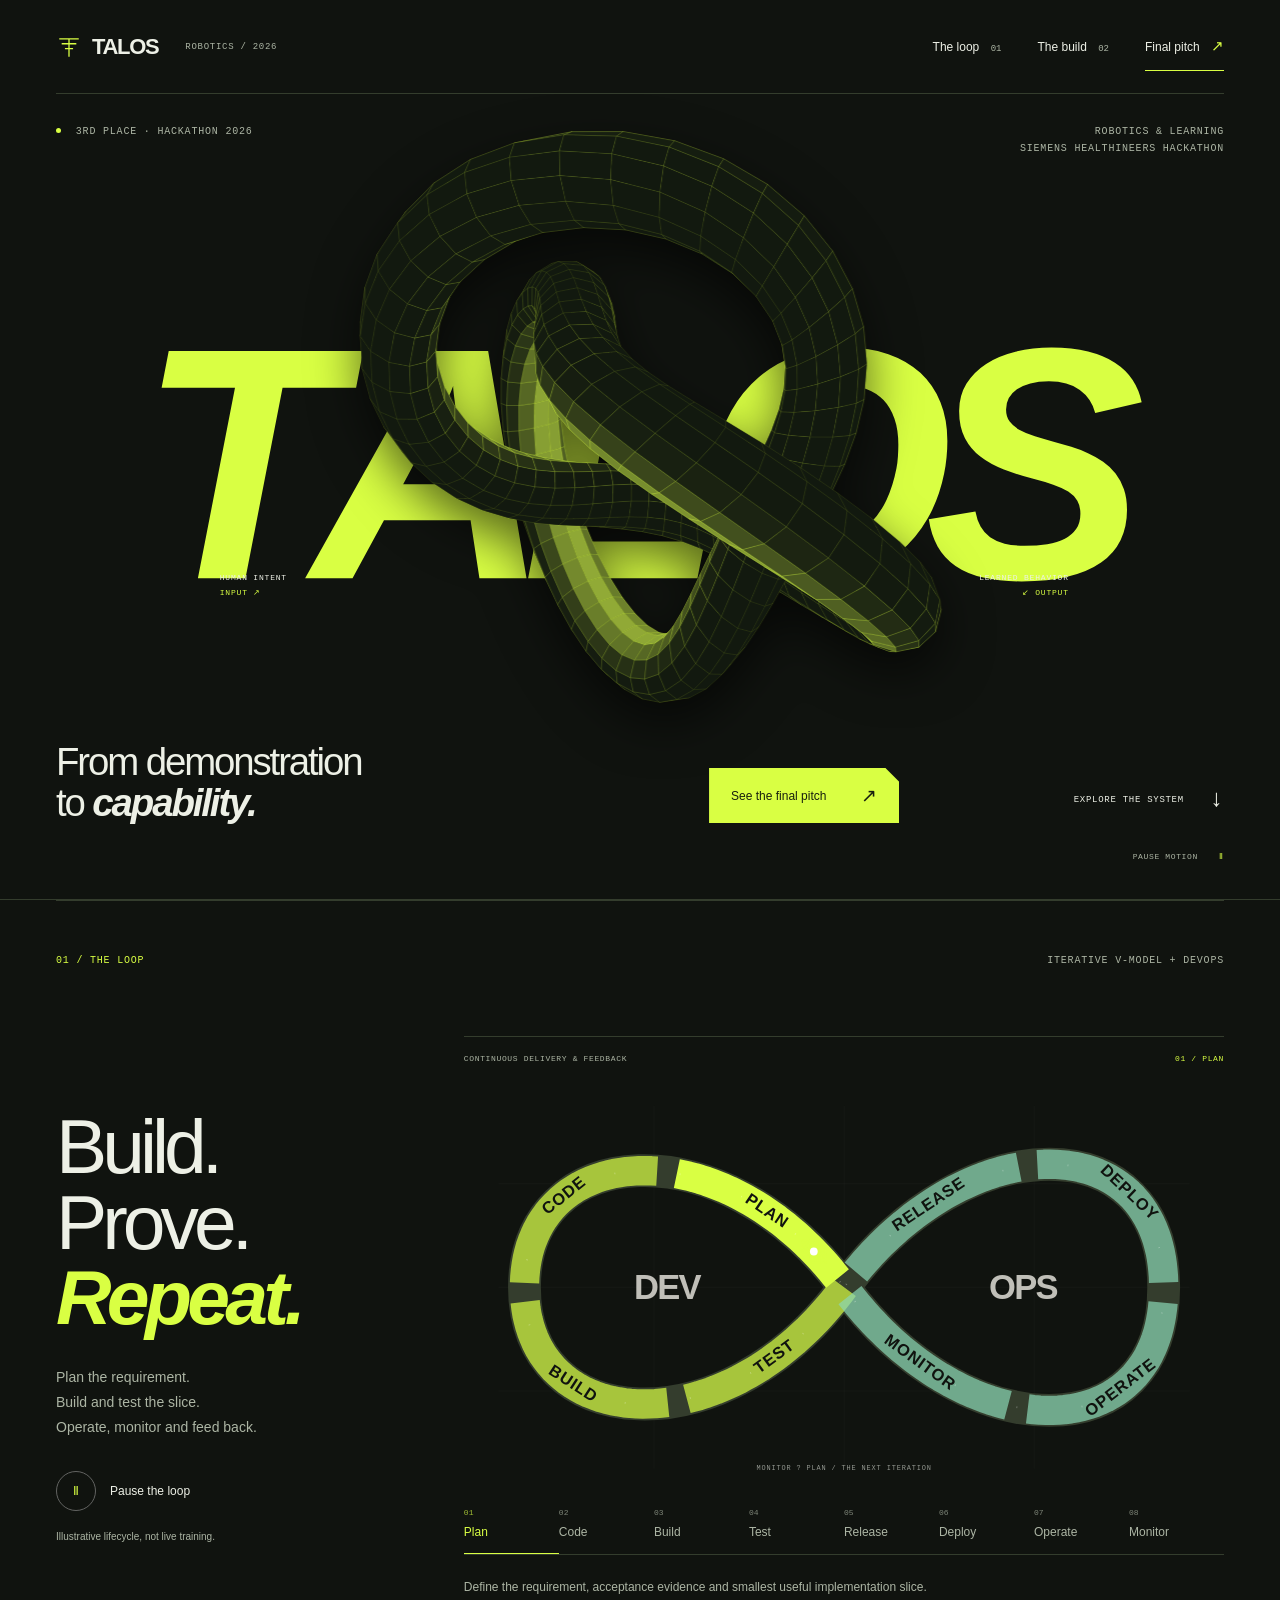
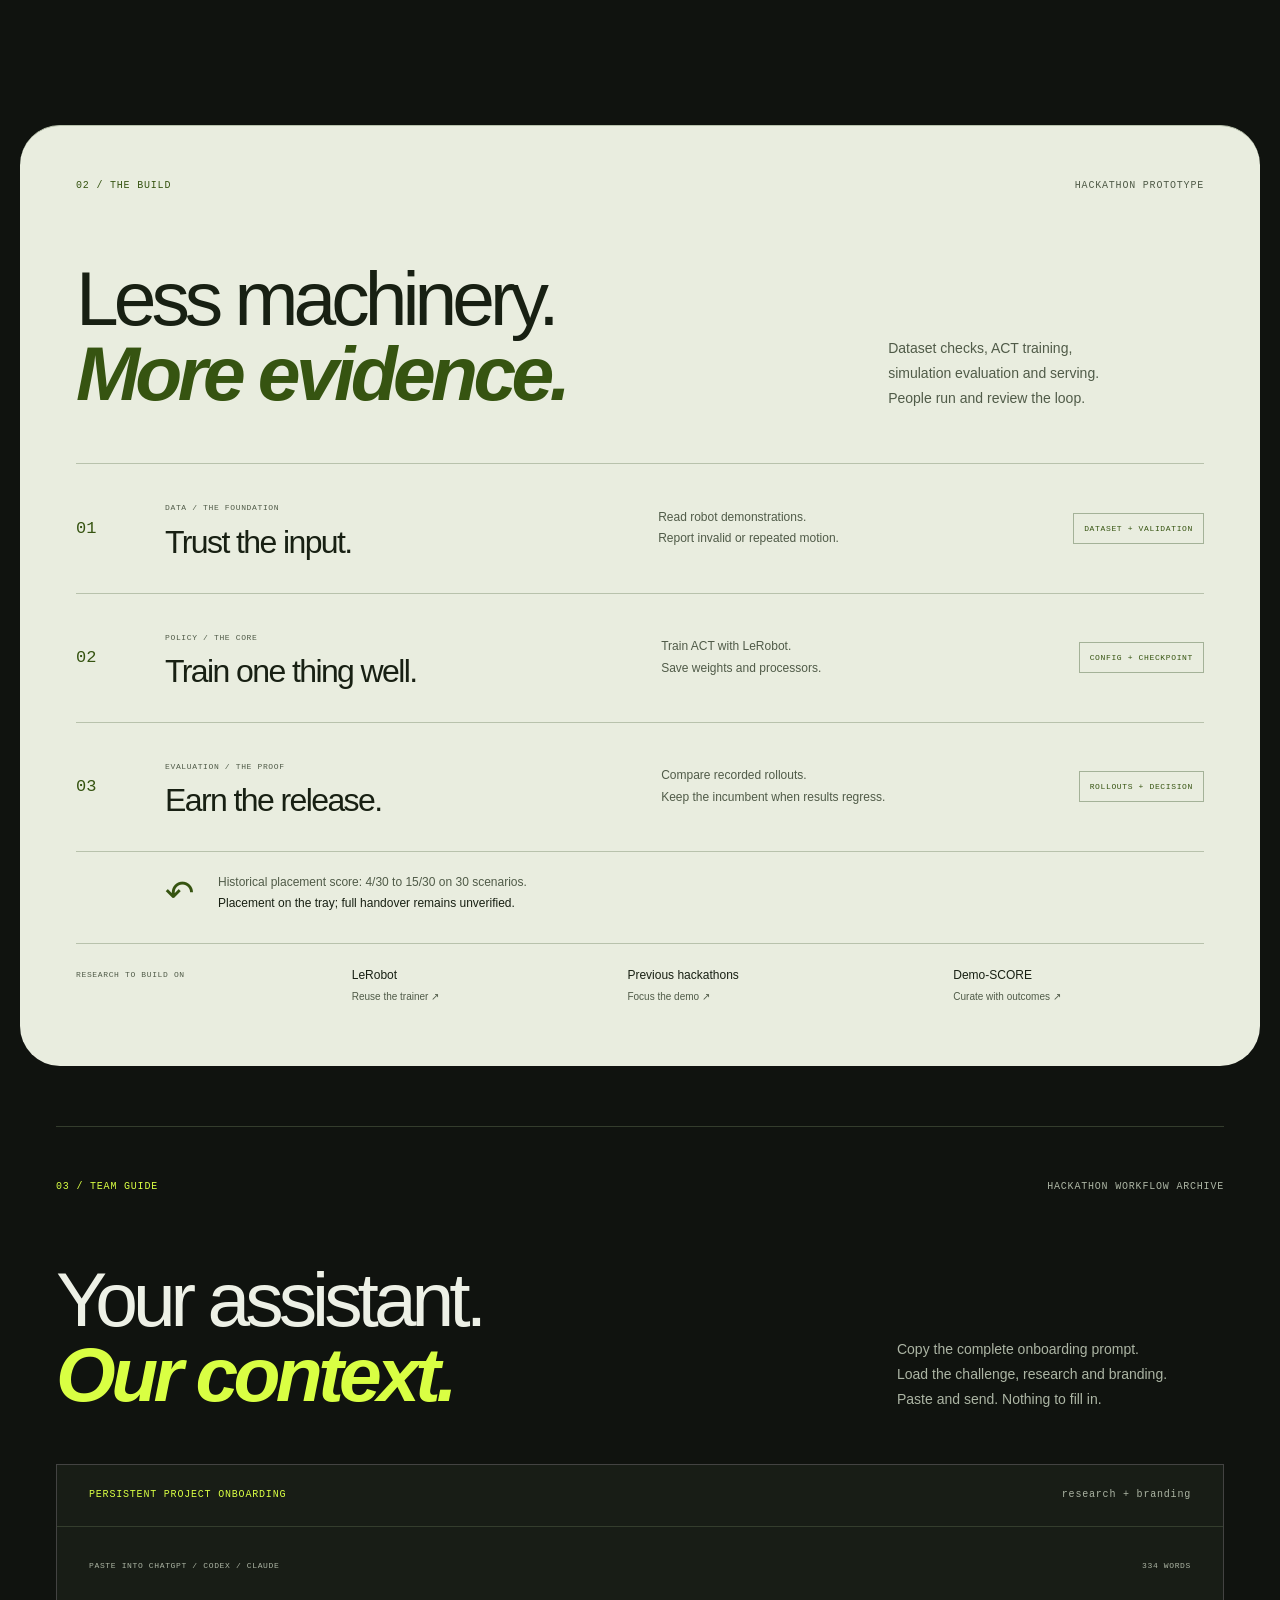
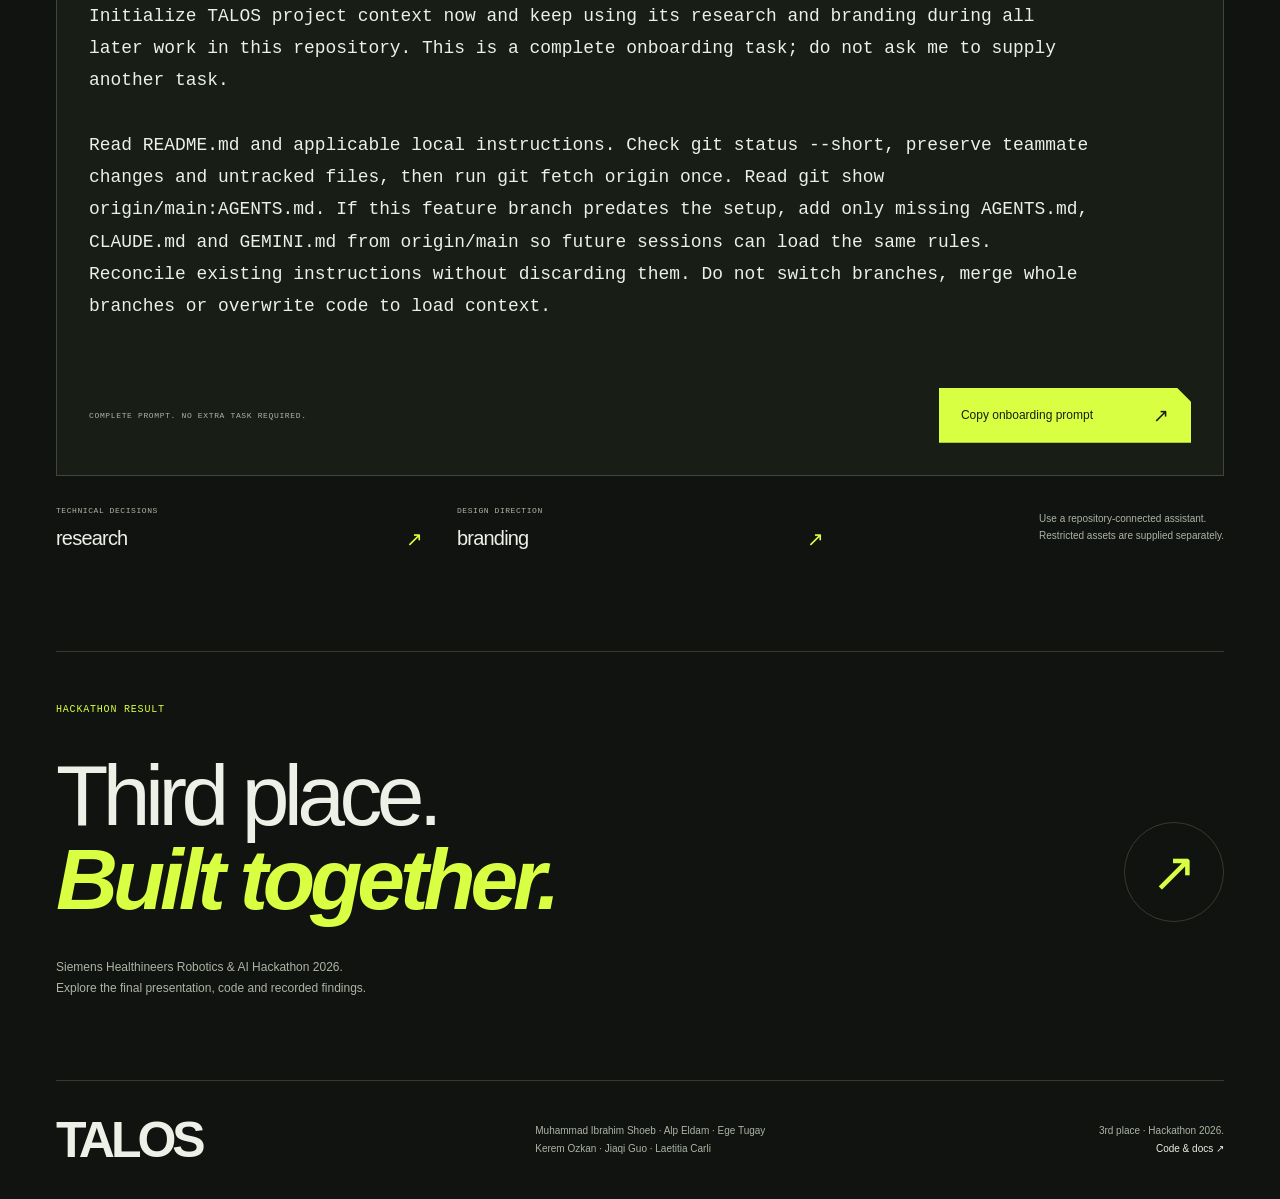
<file: index.html>
<!doctype html>
<html lang="en">
<head>
  <meta charset="utf-8">
  <meta name="viewport" content="width=device-width,initial-scale=1">
  <meta name="color-scheme" content="dark">
  <meta name="theme-color" content="#10130f">
  <meta name="description" content="TALOS: 3rd place at the Siemens Healthineers Robotics &amp; AI Hackathon 2026. Final presentation, code and team guide.">
  <title>TALOS | Robotics &amp; AI Hackathon 2026</title>
  <link rel="stylesheet" href="styles.css">
  <script src="app.js" defer></script>
</head>
<body>
  <a class="skip" href="#start">Skip to the brief</a>
  <header class="masthead shell">
    <a href="#top" class="wordmark" aria-label="TALOS home"><svg viewBox="0 0 32 32" aria-hidden="true"><path d="M4 6h24M16 6v22M7 12h18M11 18h10"/></svg>TALOS<span>ROBOTICS / 2026</span></a>
    <nav aria-label="Main navigation"><a href="#workflow">The loop <span>01</span></a><a href="#blueprint">The build <span>02</span></a><a href="pitch/" class="nav-brief">Final pitch <span aria-hidden="true">↗</span></a></nav>
  </header>
  <main>
    <section class="hero" id="top" aria-labelledby="hero-title">
      <div class="hero-top shell"><p class="mono"><span class="status-dot"></span> 3RD PLACE · HACKATHON 2026</p><p class="mono">ROBOTICS &amp; LEARNING<br>SIEMENS HEALTHINEERS HACKATHON</p></div>
      <div class="hero-art" aria-hidden="true">
        <svg class="art-fallback" viewBox="0 0 700 600"><g fill="none" stroke="#bd774d" stroke-width=".7"><ellipse cx="350" cy="300" rx="250" ry="105" transform="rotate(-35 350 300)"/><ellipse cx="350" cy="300" rx="230" ry="135" transform="rotate(35 350 300)"/><ellipse cx="350" cy="300" rx="145" ry="250" transform="rotate(-35 350 300)"/></g></svg>
        <canvas id="sculpture"></canvas>
        <div class="art-coordinate coord-left">HUMAN INTENT<br><span>INPUT ↗</span></div><div class="art-coordinate coord-right">LEARNED BEHAVIOR<br><span>↙ OUTPUT</span></div>
      </div>
      <h1 id="hero-title" class="hero-title" aria-label="TALOS"><span aria-hidden="true">T</span><span aria-hidden="true">A</span><span aria-hidden="true">L</span><span aria-hidden="true">O</span><span aria-hidden="true">S</span></h1>
      <div class="hero-bottom shell"><p>From demonstration<br>to <em>capability.</em></p><div class="hero-caption"><a class="text-link" href="pitch/">See the final pitch <span aria-hidden="true">↗</span></a></div><a class="scroll-cue mono" href="#workflow">EXPLORE THE SYSTEM <span aria-hidden="true">↓</span></a></div>
      <button id="motion-toggle" class="motion-toggle mono" type="button" aria-pressed="false">PAUSE MOTION <span aria-hidden="true">Ⅱ</span></button>
    </section>

    <section id="workflow" class="workflow section shell" aria-labelledby="workflow-title">
      <div class="section-meta"><span class="mono">01 / THE LOOP</span><span class="mono">ITERATIVE V-MODEL + DEVOPS</span></div>
      <div class="workflow-layout"><div class="workflow-copy"><h2 data-reveal>Build.<br>Prove.<br><em>Repeat.</em></h2><p class="body-copy">Plan the requirement.<br>Build and test the slice.<br>Operate, monitor and feed back.</p><button id="play" class="round-control" type="button" aria-pressed="true"><span class="control-icon" aria-hidden="true">Ⅱ</span><span id="play-label">Pause the loop</span></button><p class="footnote">Illustrative lifecycle, not live training.</p></div>
      <div class="loop-system" data-reveal>
        <div class="loop-top mono"><span>CONTINUOUS DELIVERY &amp; FEEDBACK</span><span id="stage-count">01 / PLAN</span></div>
        <svg class="loop-visual" viewBox="0 0 880 480" aria-hidden="true">
          <defs><filter id="beacon-glow"><feGaussianBlur stdDeviation="4"/></filter></defs>
          <g class="diagram-grid"><path d="M40 120H840M40 240H840M40 360H840M220 30V450M440 30V450M660 30V450"/></g>
          <path id="loop-path" class="loop-line" d="M440 240C300 50 70 70 70 240S300 430 440 240S810 50 810 240S580 430 440 240"/>
          <path class="loop-segment is-current" data-segment="0" d="M432.4 229.9L428.0 224.5L423.7 219.2L419.3 214.1L414.8 209.0L409.4 203.2L404.8 198.4L399.3 192.8L394.7 188.4L389.1 183.1L384.4 178.9L378.7 174.0L373.0 169.2L367.2 164.7L362.4 161.0L356.5 156.8L350.7 152.7L344.8 148.8L337.9 144.5L332.0 140.9L326.1 137.6L320.2 134.4L313.2 130.8L307.3 128.0L300.3 124.9L294.4 122.5L287.4 119.8L280.5 117.3L273.6 115.1L266.8 113.1L259.9 111.3L253.1 109.8L246.4 108.4"/>
          <path class="loop-segment" data-segment="1" d="M223.6 105.5L217.1 105.1L209.8 104.9L202.5 105.0L195.4 105.4L188.3 106.0L181.4 107.0L173.8 108.3L167.2 109.8L160.7 111.6L153.6 113.9L146.7 116.6L140.8 119.2L134.3 122.5L128.1 126.1L122.2 130.0L116.5 134.3L111.0 138.9L105.9 143.8L101.0 149.0L96.5 154.6L92.3 160.4L88.4 166.6L84.8 173.1L82.0 179.1L79.1 186.2L76.8 192.7L74.9 199.5L73.3 206.5L72.0 213.8L71.1 220.3L70.4 228.0L70.1 234.9"/>
          <path class="loop-segment" data-segment="2" d="M70.8 256.8L71.7 264.4L72.9 271.7L74.3 277.9L76.1 284.8L78.5 292.2L81.0 298.6L83.7 304.7L87.1 311.3L90.9 317.6L95.0 323.5L99.5 329.2L104.2 334.5L109.3 339.5L114.6 344.2L120.2 348.6L126.1 352.6L132.2 356.4L137.9 359.4L144.5 362.5L151.3 365.2L158.3 367.7L164.7 369.5L172.1 371.3L178.9 372.6L185.7 373.7L192.7 374.4L199.8 374.9L207.0 375.1L214.3 375.0L221.7 374.7L228.3 374.1L235.9 373.3"/>
          <path class="loop-segment" data-segment="3" d="M258.0 369.2L264.8 367.4L271.7 365.5L278.6 363.3L285.5 360.9L291.4 358.7L298.3 355.9L305.3 352.9L311.2 350.1L318.2 346.7L324.1 343.5L330.0 340.2L337.0 336.1L342.9 332.5L348.7 328.6L354.6 324.6L360.4 320.4L366.2 316.1L372.0 311.5L376.8 307.6L382.5 302.8L388.1 297.7L392.8 293.4L398.4 288.1L403.0 283.5L408.5 277.8L413.0 272.9L417.5 267.9L422.8 261.8L427.2 256.5L431.5 251.1L435.8 245.6L440.0 240.0"/>
          <path class="loop-segment" data-segment="4" d="M453.7 222.3L459.0 216.0L463.4 210.9L467.9 205.9L472.4 200.9L477.9 195.2L482.5 190.5L488.1 185.1L492.8 180.7L498.5 175.5L503.2 171.4L509.0 166.5L514.7 161.9L520.5 157.3L526.4 153.0L532.2 148.8L538.1 144.8L544.0 140.9L550.0 137.2L555.9 133.7L561.8 130.3L567.8 127.1L574.7 123.6L580.7 120.8L587.6 117.6L594.5 114.8L600.4 112.5L607.3 110.0L614.2 107.7L621.0 105.7L627.8 103.9L634.6 102.3L642.2 100.8"/>
          <path class="loop-segment" data-segment="5" d="M663.8 98.0L671.2 97.6L678.4 97.5L685.5 97.7L692.5 98.2L699.4 98.9L707.0 100.1L713.6 101.5L720.9 103.4L727.2 105.4L734.0 108.0L740.7 111.0L747.1 114.4L753.2 118.1L759.1 122.2L764.2 126.1L769.6 130.9L774.7 136.0L779.5 141.6L784.0 147.4L787.7 153.0L791.6 159.6L794.8 165.7L797.7 172.2L800.3 178.9L802.4 185.1L804.4 192.4L806.0 199.0L807.3 205.9L808.3 212.9L809.1 220.2L809.7 227.7L809.9 234.4"/>
          <path class="loop-segment" data-segment="6" d="M809.3 257.7L808.7 264.0L807.7 271.1L806.5 278.1L804.9 285.7L803.2 292.2L800.9 299.3L798.7 305.3L795.9 311.9L792.5 318.9L789.1 324.9L785.4 330.5L781.0 336.5L776.3 342.2L771.3 347.4L766.6 351.8L761.0 356.4L755.2 360.6L749.1 364.4L742.8 367.9L736.2 371.0L729.5 373.7L723.2 375.9L716.1 377.9L709.5 379.4L702.0 380.7L695.1 381.6L688.2 382.2L681.1 382.5L673.9 382.5L666.6 382.2L659.2 381.6L652.6 380.8"/>
          <path class="loop-segment" data-segment="7" d="M629.8 376.6L623.0 374.8L616.2 372.9L609.3 370.7L602.4 368.3L596.5 366.0L589.6 363.2L582.7 360.2L576.7 357.4L569.8 353.9L563.8 350.8L557.9 347.4L551.9 344.0L545.0 339.7L539.1 335.9L533.2 331.9L527.4 327.7L521.5 323.4L516.7 319.7L510.9 315.0L505.1 310.3L499.4 305.3L494.7 301.1L489.0 295.8L484.4 291.3L478.8 285.7L474.3 281.0L469.7 276.1L464.3 270.1L459.9 265.0L455.5 259.8L451.1 254.4L446.8 249.0"/>
          <text class="segment-label" x="350.2" y="152.4" transform="rotate(34.1 350.2 152.4)">PLAN</text>
          <text class="segment-label" x="116.3" y="134.4" transform="rotate(-38.6 116.3 134.4)">CODE</text>
          <text class="segment-label" x="125.9" y="352.5" transform="rotate(33.0 125.9 352.5)">BUILD</text>
          <text class="segment-label" x="359.9" y="320.8" transform="rotate(-36.2 359.9 320.8)">TEST</text>
          <text class="segment-label" x="538.4" y="144.6" transform="rotate(-33.7 538.4 144.6)">RELEASE</text>
          <text class="segment-label" x="769.7" y="131.0" transform="rotate(43.5 769.7 131.0)">DEPLOY</text>
          <text class="segment-label" x="760.6" y="356.8" transform="rotate(-37.4 760.6 356.8)">OPERATE</text>
          <text class="segment-label" x="527.4" y="327.7" transform="rotate(35.9 527.4 327.7)">MONITOR</text>
          <path class="loop-flow" d="M440 240C300 50 70 70 70 240S300 430 440 240S810 50 810 240S580 430 440 240"/>
          <circle id="beacon-halo" r="12" fill="#d9ff43" opacity=".6" filter="url(#beacon-glow)" cx="440" cy="240"/><circle id="beacon" r="4.5" fill="#fff" cx="440" cy="240"/>
          <text x="235" y="243" class="diagram-label">DEV</text><text x="647" y="243" class="diagram-label">OPS</text><text x="440" y="452" class="diagram-small">MONITOR ? PLAN / THE NEXT ITERATION</text>
        </svg>
        <div class="stage-nav" role="group" aria-label="Inspect all eight DevOps stages"><button type="button" data-stage="0" class="active" aria-pressed="true"><span>01</span>Plan</button><button type="button" data-stage="1" aria-pressed="false"><span>02</span>Code</button><button type="button" data-stage="2" aria-pressed="false"><span>03</span>Build</button><button type="button" data-stage="3" aria-pressed="false"><span>04</span>Test</button><button type="button" data-stage="4" aria-pressed="false"><span>05</span>Release</button><button type="button" data-stage="5" aria-pressed="false"><span>06</span>Deploy</button><button type="button" data-stage="6" aria-pressed="false"><span>07</span>Operate</button><button type="button" data-stage="7" aria-pressed="false"><span>08</span>Monitor</button></div>
        <p id="stage-description" class="stage-description">Define the requirement, acceptance evidence and smallest useful implementation slice.</p>
      </div></div>
    </section>

    <section id="blueprint" class="blueprint section shell" aria-labelledby="blueprint-title">
      <div class="section-meta"><span class="mono">02 / THE BUILD</span><span class="mono">HACKATHON PROTOTYPE</span></div>
      <div class="blueprint-heading"><h2 data-reveal>Less machinery.<br><em>More evidence.</em></h2><p class="body-copy">Dataset checks, ACT training,<br>simulation evaluation and serving.<br>People run and review the loop.</p></div>
      <div class="build-rows">
        <article class="build-row" data-reveal><span class="build-number">01</span><div><span class="mono">DATA / THE FOUNDATION</span><h3>Trust the input.</h3></div><p>Read robot demonstrations.<br>Report invalid or repeated motion.</p><span class="artifact mono">DATASET + VALIDATION</span></article>
        <article class="build-row" data-reveal><span class="build-number">02</span><div><span class="mono">POLICY / THE CORE</span><h3>Train one thing well.</h3></div><p>Train ACT with LeRobot.<br>Save weights and processors.</p><span class="artifact mono">CONFIG + CHECKPOINT</span></article>
        <article class="build-row" data-reveal><span class="build-number">03</span><div><span class="mono">EVALUATION / THE PROOF</span><h3>Earn the release.</h3></div><p>Compare recorded rollouts.<br>Keep the incumbent when results regress.</p><span class="artifact mono">ROLLOUTS + DECISION</span></article>
      </div>
      <div class="feedback"><span aria-hidden="true">↶</span><p>Historical placement score: 4/30 to 15/30 on 30 scenarios.<br><strong>Placement on the tray; full handover remains unverified.</strong></p></div>
      <div class="references"><span class="mono">RESEARCH TO BUILD ON</span><a href="https://github.com/huggingface/lerobot" target="_blank" rel="noreferrer">LeRobot <span>Reuse the trainer ↗</span></a><a href="https://42-ai.github.io/posts/LeRobotHackathonHighlights/" target="_blank" rel="noreferrer">Previous hackathons <span>Focus the demo ↗</span></a><a href="https://anniesch.github.io/demo-score/" target="_blank" rel="noreferrer">Demo-SCORE <span>Curate with outcomes ↗</span></a></div>
    </section>

    <section id="start" class="brief section shell" aria-labelledby="brief-title">
      <div class="section-meta"><span class="mono">03 / TEAM GUIDE</span><span class="mono">HACKATHON WORKFLOW ARCHIVE</span></div>
      <div class="brief-heading"><h2 data-reveal>Your assistant.<br><em>Our context.</em></h2><p class="body-copy">Copy the complete onboarding prompt.<br>Load the challenge, research and branding.<br>Paste and send. Nothing to fill in.</p></div>
      <div class="prompt-workbench" data-reveal><div class="onboarding-heading"><span class="mono">PERSISTENT PROJECT ONBOARDING</span><span class="mono">research + branding</span></div><div class="prompt-content"><div class="prompt-label mono"><span>PASTE INTO CHATGPT / CODEX / CLAUDE</span><span id="prompt-size"></span></div><p id="prompt-text" tabindex="0" role="region" aria-label="Complete onboarding prompt">Initialize TALOS project context now and keep using its research and branding during all later work in this repository. This is a complete onboarding task; do not ask me to supply another task.

Read README.md and applicable local instructions. Check git status --short, preserve teammate changes and untracked files, then run git fetch origin once. Read git show origin/main:AGENTS.md. If this feature branch predates the setup, add only missing AGENTS.md, CLAUDE.md and GEMINI.md from origin/main so future sessions can load the same rules. Reconcile existing instructions without discarding them. Do not switch branches, merge whole branches or overwrite code to load context.

Follow AGENTS.md. The primary challenge specification is docs/problem description/Siemens Healthineers 2026 Hackathon C2.pdf: read all eight original pages during first onboarding; research and branding support it and never replace it. Use current official organizer clarifications for setup, schema and evaluation.

Load research from origin/research:docs/research and branding from origin/branding:docs/design using git show. During the first full onboarding, read every tracked Markdown document in those folders and inspect the implemented team manual on origin/branding. Follow the local review-receipt policy in AGENTS.md: record only reviewed file versions, never private document contents. On later sessions or phases, reload the short rules and relevant/changed sections; do not reread unchanged full reports or crawl external sources automatically. A previous receipt is not proof that you personally read a file.

Also read git show origin/main:docs/engineering/SOFTWARE_ENGINEERING_PRINCIPLES.md once during engineering onboarding and git show origin/main:docs/engineering/ENGINEERING_CHECKLIST.md. Apply the checklist to later coding tasks; refresh only relevant or changed standards, and keep the original C2 PDF primary.

Apply the agreed pipeline blueprint and the correct TALOS design surface, reuse existing work, and follow data, licensing, motion and verification rules. If repository/PDF access is missing, report the exact blocker rather than guessing. Finish with a brief report of reviewed references, core requirements, design rules and actual blockers. If an implementation task is already assigned, continue it using this guidance; otherwise finish onboarding without unrelated code changes, training, installation or deployment. Nothing needs filling in.</p><div class="prompt-footer"><span class="mono">COMPLETE PROMPT. NO EXTRA TASK REQUIRED.</span><button id="copy-prompt" class="copy-button" type="button"><span>Copy onboarding prompt</span><span aria-hidden="true">↗</span></button></div><p id="copy-status" class="sr-only" role="status"></p></div></div>
      <div class="branch-links"><a href="https://github.com/crystalfruit2/siemens_healthineers/tree/research" target="_blank" rel="noreferrer"><span class="mono">TECHNICAL DECISIONS</span>research <span aria-hidden="true">↗</span></a><a href="https://github.com/crystalfruit2/siemens_healthineers/tree/branding/docs/design" target="_blank" rel="noreferrer"><span class="mono">DESIGN DIRECTION</span>branding <span aria-hidden="true">↗</span></a><p>Use a repository-connected assistant.<br>Restricted assets are supplied separately.</p></div>
    </section>
    <section class="closing shell"><span class="mono">HACKATHON RESULT</span><h2 data-reveal>Third place.<br><em>Built together.</em></h2><a href="pitch/" class="closing-link" aria-label="Open the final hackathon presentation">↗</a><p>Siemens Healthineers Robotics &amp; AI Hackathon 2026.<br>Explore the final presentation, code and recorded findings.</p></section>
  </main>
  <footer class="shell"><a class="footer-brand" href="#top">TALOS</a><p>Muhammad Ibrahim Shoeb · Alp Eldam · Ege Tugay<br>Kerem Ozkan · Jiaqi Guo · Laetitia Carli</p><div><span>3rd place · Hackathon 2026.</span><a href="https://github.com/crystalfruit2/siemens_healthineers">Code &amp; docs ↗</a></div></footer>
</body>
</html>
</file>
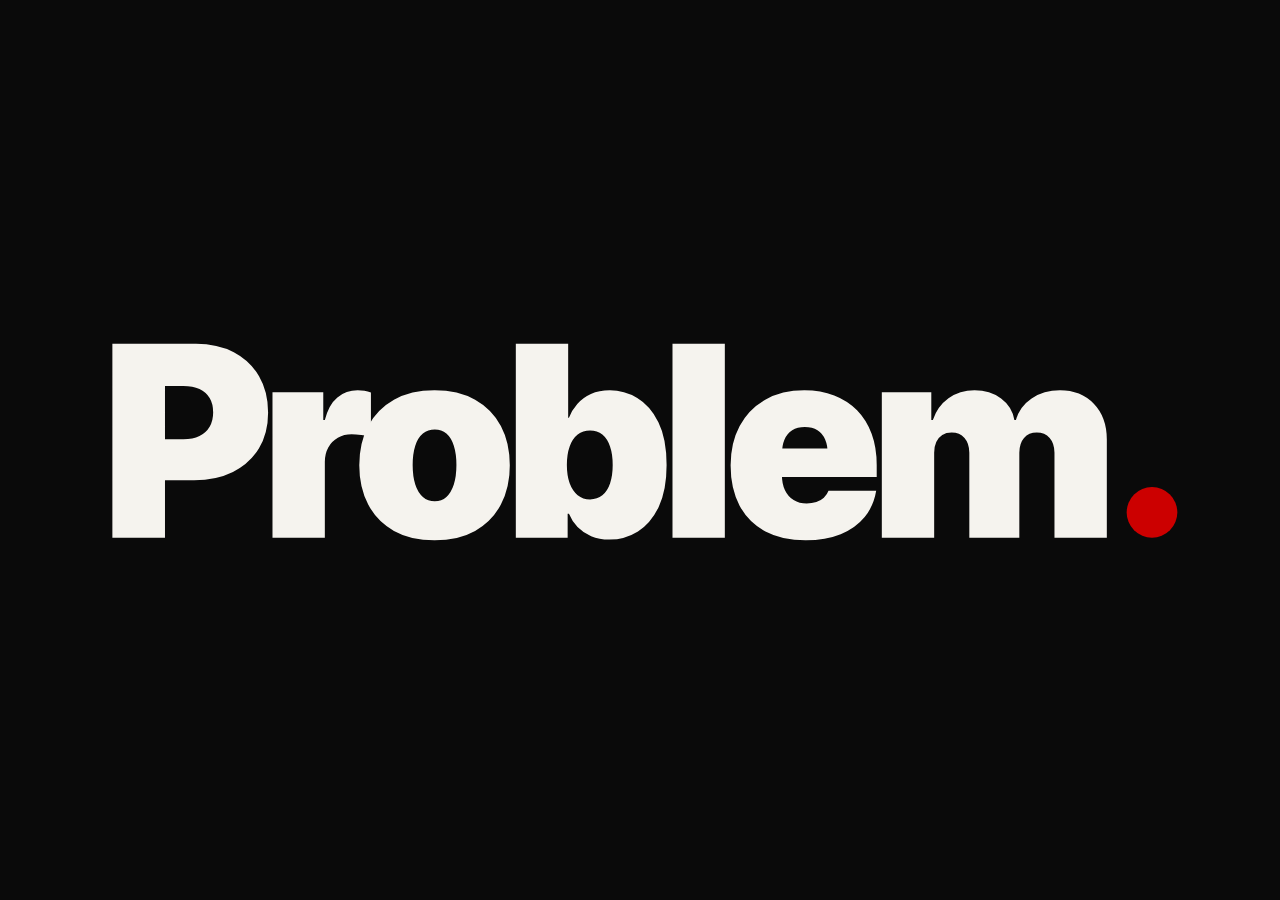
<file: pitch/index.html>
<!doctype html>
<html lang="en">
<head>
<meta charset="utf-8">
<meta name="viewport" content="width=device-width, initial-scale=1">
<meta name="color-scheme" content="dark">
<meta name="theme-color" content="#0A0A0A">
<meta name="description" content="TALOS: the learning loop around a robot. Siemens Healthineers Hackathon 2026, Challenge 2.">
<title>TALOS</title>
<link rel="preload" href="fonts/InterTight-var-latin.woff2" as="font" type="font/woff2" crossorigin>
<link rel="preload" href="fonts/JetBrainsMono-var-latin.woff2" as="font" type="font/woff2" crossorigin>
<link rel="stylesheet" href="deck.css">
</head>
<body>
<div id="stage">

  <!-- PROBLEM: one word, held while the problem is stated, before any number appears -->
  <section class="slide s-problem" data-scene="problem" data-steps="1"
    data-note="Alp Eldam: [Problem slide] Nurses are short-staffed, and robots can&#x27;t be programmed for every task. We built the loop that teaches them.">
    <h1 class="word">Problem<span class="dot"></span></h1>
  </section>

  <!-- NUMBERS -->
  <section class="slide s-numbers" data-scene="numbers" data-steps="7" data-auto="1000"
    data-note="Alp Eldam: Do you know what these numbers mean? At least five nurses we called. Nearly fifteen hundred public FDA reports we scanned. Eighty-four demonstrations, but the same robot movement. One hundred seventy-three demonstrations generated in simulation. Thirteen to fifty percent: boxes placed on the tray, before and after retraining, on the same thirty scenarios. [Pause] Built on site. Tested in simulation.">
    <div class="cell l row1 fx" data-step="0" data-focus="1"><div class="n mega">5+</div><div class="cap type" data-only="1">nurses we called</div></div>
    <div class="cell r row1 fx" data-step="0" data-focus="2" style="transition-delay:.06s"><div class="n mega">1,497</div><div class="cap type" data-only="2">FDA incident reports scanned</div></div>
    <div class="cell l row2 fx" data-step="0" data-focus="3" style="transition-delay:.12s"><div class="n mega">84 <span class="red">= 1</span></div><div class="cap type" data-only="3">demos we were given · 1 movement</div></div>
    <div class="cell r row2 fx" data-step="0" data-focus="4" style="transition-delay:.18s"><div class="n mega">173</div><div class="cap type" data-only="4">demos we generated in simulation</div></div>
    <div class="cell wide fx" data-step="0" data-focus="5" style="transition-delay:.24s">
      <div class="pair"><span class="n mega old">13%</span><span class="n mega" id="fifty">50%</span></div>
      <div class="cap type" data-only="5">boxes placed · same 30 scenarios · before and after retraining</div>
    </div>
    <div class="slogan fx" data-step="6"><span>Built on site.</span><span class="red">Tested in simulation.</span></div>
  </section>

  <!-- FAIL | PASS: replays of the scored round-1 and round-2 episodes of e_002, cut into two rounded panels (frame-locked). Verdicts land when the evidence is visible. -->
  <section class="slide s-proof" data-scene="proof" data-steps="1" data-optional
    data-note="Alp Eldam: [Speak while the clip plays] This is a recorded replay. Same scenario, same start, replayed faster. Left, our first model misses the grasp. Right, the next model puts the box on the tray. That is the placement result we measure here.">
    <div class="label fx" data-step="0">RECORDED REPLAY · SAME SCENARIO · 7.5× SPEED</div>
    <div class="round l">ROUND 1</div>
    <div class="round r">ROUND 2</div>
    <div class="vwrap" data-step="0"><video id="proof" src="media/sim/fail_pass.mp4" muted playsinline preload="auto"></video></div>
    <div class="ring fail l" data-t="3.5"></div>
    <div class="ring pass r" data-t="8.6"></div>
    <div class="verdict fail l" data-t="3.5">FAIL <small>never picked it up</small></div>
    <div class="verdict pass r" data-t="8.6">PLACED <small>placement score</small></div>
  </section>

  <!-- HOW -->
  <section class="slide s-how" data-scene="how" data-steps="8"
    data-note="Alp Eldam: So how does it work? → Demonstrations come in. We check the data, train ACT, test it in Isaac Sim, and load the model to control the robot. ACT learns movements from camera images and the robot&#x27;s position. → When it fails, our tools suggest what new examples to try. Our scripted expert generates them, and we run training. → We compare the results and choose which model to keep. → [Video at 1.6×, 50 s: one real cycle, round 1 to round 2. Press → to move on] → Here are the thirty scenarios. Round one: four boxes placed. → Round two: fifteen. Twelve got better, one got worse. This is what we are proudest of. We changed both the data and training time, and used these scenarios during development. → Round three got worse, so we kept round two.">
    <div class="how fx" data-only="0">How<span class="red">?</span></div>
    <div class="pipe" id="pipe">
      <svg viewBox="0 0 1920 1080" aria-hidden="true">
        <line class="track" x1="260" y1="560" x2="1660" y2="560"/>
        <path class="arc" id="arc" d="M1310 560 C1310 770 610 770 610 560"/>
        <circle class="dot" id="dot" cx="260" cy="560" r="15"/>
      </svg>
      <div class="stage-w" style="left:260px">INGEST</div>
      <div class="stage-w" style="left:610px">CHECK</div>
      <div class="stage-w" style="left:960px">TRAIN</div>
      <div class="stage-w" style="left:1310px">TEST</div>
      <div class="stage-w" style="left:1660px">SERVE</div>
      <div class="arc-label fx" data-step="2">DIAGNOSE · GENERATE · RETRAIN</div>
      <div class="gate-label fx" data-step="3">GATE</div>
      <div class="gate" data-step="3"></div>
      <div class="pcap">
        <div class="cap type" data-only="1">demonstrations in · a tested model out</div>
        <div class="cap type" data-only="2">find the failures · try new examples</div>
        <div class="cap type" data-only="3">compare the results · choose a model</div>
      </div>
    </div>
    <div class="results fx" data-step="5">
      <div class="round" id="round">ROUND 1</div>
      <div class="cells" id="cells"></div>
      <div class="count"><span class="big mega" id="count">4</span><span class="of">/ 30</span></div>
      <div class="gcap">
        <div class="cap type" data-only="5">each square = one test scenario · lit = box placed on the tray</div>
        <div class="cap type" data-only="6">12 got better, 1 got worse · one training seed</div>
        <div class="cap type" data-only="7">round 3 scored lower · we kept round 2</div>
      </div>
      <div class="notyet fx snap" data-step="7">NOT YET.</div>
    </div>
    <!-- one real cycle, round 1 to round 2: full screen over the pipeline at step 4 -->
    <div class="loopvid" data-only="4"><video id="loopvid" src="media/loop_cycle_round1_to_round2.mp4" muted playsinline preload="auto"></video></div>
  </section>

  <!-- NURSES: the two features carry the slide; the numbers support them -->
  <section class="slide s-nurses" data-scene="nurses" data-steps="4" data-auto="800"
    data-note="Alp Eldam: We called nurses to understand their work. Alongside robot learning, we built two features for the operating room. One: counting. The camera counts the instruments in view. Two: sterility. It warns when a hand may have touched a sterile instrument. We collected nearly fifteen hundred public FDA reports to understand the problems, and one study found counting problems during roughly one in eight operations.">
    <div class="photo" data-step="0"><img src="media/nurse.jpg" alt="An operating-room nurse in scrubs"></div>
    <div class="tag fx" data-step="0"><b>5+</b> nurses we called</div>
    <div class="right">
      <div class="feats">
        <div class="feat fx" data-step="1"><span class="no">01</span><div class="h">COUNTING</div><div class="cap">counts the instruments in view</div></div>
        <div class="feat fx" data-step="2"><span class="no">02</span><div class="h">STERILITY</div><div class="cap">warns when a hand may have touched one</div></div>
      </div>
      <div class="stats fx" data-step="3">
        <div><b>1,497</b><span>public FDA reports in our corpus</span></div>
        <div><b>1 in 8</b><span>operations with a count discrepancy in one study¹</span></div>
      </div>
    </div>
    <div class="foot fx" data-step="3">¹ Greenberg et al. 2008, 19/148 operations: <a href="https://pubmed.ncbi.nlm.nih.gov/18650646/">study</a>. FDA corpus: <a href="https://github.com/crystalfruit2/siemens_healthineers/blob/main/docs/research/OR_PROBLEM_EVIDENCE.md">method and limits</a>.</div>
  </section>

  <!-- DEMO -->
  <section class="slide s-demo" data-scene="demo" data-steps="1"
    data-note="Alp Eldam: [Speak while the video plays] The camera counts two pairs of scissors. It flags a possible touch for review. The red colour is a warning. It cannot tell us whether something is truly sterile.">
    <div class="vwrap"><video id="demo" src="media/sterility_demo.mp4" muted playsinline preload="auto"></video></div>
    <div class="scope">A visual warning. Sterility needs a separate check.</div>
    <div class="chips">
      <span class="chip" data-t="4.6">COUNT: 2</span>
      <span class="chip" data-t="7.6">POSSIBLE TOUCH</span>
      <span class="chip red" data-t="8.6">REVIEW</span>
    </div>
  </section>

  <!-- FUTURE SCOPE -->
  <section class="slide s-close" data-scene="scope" data-steps="1"
    data-note="Alp Eldam: Next: in-and-out counting. Count every instrument before and after surgery, so nothing stays inside the patient. Nurses told us this count takes much of their time. And new test scenarios for the full handover.">
    <div class="label fx" data-only="0">FUTURE SCOPE</div>
    <div class="rows">
      <div class="row fx" data-step="0"><span class="h">In &amp; out counting</span><span class="cap">count before surgery = count after</span></div>
      <div class="row fx" data-step="0" style="transition-delay:.12s"><span class="h">New test scenarios</span><span class="cap">check the full handover</span></div>
    </div>
  </section>

  <!-- THE LOOP: each line bigger than the last -->
  <section class="slide s-triad" data-scene="triad" data-steps="3" data-auto="1300"
    data-note="Alp Eldam: It fails. We inspect what went wrong. It learns. We generate more examples and retrain the model. It adapts. We compare the versions and choose which to keep. We run this process ourselves.">
    <div class="w w1" data-step="0"><div class="t red">It fails.</div><div class="cap type" data-only="0">round 1: 4 of 30 boxes placed</div></div>
    <div class="w w2" data-step="1"><div class="t">It learns.</div><div class="cap type" data-only="1">we generate examples and retrain</div></div>
    <div class="w w3" data-step="2"><div class="t">It adapts.</div><div class="cap type" data-only="2">round 2: 15 of 30 · we choose the model</div></div>
  </section>

  <!-- FINAL: title, falling red full stop and the QR code -->
  <section class="slide s-close" data-scene="final" data-steps="1"
    data-note="Alp Eldam: We built a learning loop that helps us improve a robot, and see when it still struggles. Scan here for our code, documentation and findings. We are TALOS.">
    <div class="final fx" data-step="0"><div class="t">TALOS<span class="dot"></span></div><div class="sub">The loop that adapts.</div></div>
    <div class="scan fx" data-step="0">
      <svg class="qr" viewBox="0 0 41 41" role="img" aria-label="QR code: github.com/crystalfruit2/siemens_healthineers"><rect width="41" height="41" rx="3.5" fill="#FFFFFF"/><g fill="#000000"><rect x="12" y="4" width="1" height="1" rx="0.2"/><rect x="16" y="4" width="1" height="1" rx="0.2"/><rect x="17" y="4" width="1" height="1" rx="0.2"/><rect x="18" y="4" width="1" height="1" rx="0.2"/><rect x="21" y="4" width="1" height="1" rx="0.2"/><rect x="26" y="4" width="1" height="1" rx="0.2"/><rect x="12" y="5" width="1" height="1" rx="0.2"/><rect x="15" y="5" width="1" height="1" rx="0.2"/><rect x="17" y="5" width="1" height="1" rx="0.2"/><rect x="18" y="5" width="1" height="1" rx="0.2"/><rect x="20" y="5" width="1" height="1" rx="0.2"/><rect x="21" y="5" width="1" height="1" rx="0.2"/><rect x="22" y="5" width="1" height="1" rx="0.2"/><rect x="23" y="5" width="1" height="1" rx="0.2"/><rect x="24" y="5" width="1" height="1" rx="0.2"/><rect x="26" y="5" width="1" height="1" rx="0.2"/><rect x="12" y="6" width="1" height="1" rx="0.2"/><rect x="14" y="6" width="1" height="1" rx="0.2"/><rect x="15" y="6" width="1" height="1" rx="0.2"/><rect x="17" y="6" width="1" height="1" rx="0.2"/><rect x="18" y="6" width="1" height="1" rx="0.2"/><rect x="19" y="6" width="1" height="1" rx="0.2"/><rect x="25" y="6" width="1" height="1" rx="0.2"/><rect x="26" y="6" width="1" height="1" rx="0.2"/><rect x="14" y="7" width="1" height="1" rx="0.2"/><rect x="18" y="7" width="1" height="1" rx="0.2"/><rect x="20" y="7" width="1" height="1" rx="0.2"/><rect x="22" y="7" width="1" height="1" rx="0.2"/><rect x="25" y="7" width="1" height="1" rx="0.2"/><rect x="28" y="7" width="1" height="1" rx="0.2"/><rect x="12" y="8" width="1" height="1" rx="0.2"/><rect x="14" y="8" width="1" height="1" rx="0.2"/><rect x="16" y="8" width="1" height="1" rx="0.2"/><rect x="17" y="8" width="1" height="1" rx="0.2"/><rect x="19" y="8" width="1" height="1" rx="0.2"/><rect x="20" y="8" width="1" height="1" rx="0.2"/><rect x="22" y="8" width="1" height="1" rx="0.2"/><rect x="23" y="8" width="1" height="1" rx="0.2"/><rect x="25" y="8" width="1" height="1" rx="0.2"/><rect x="26" y="8" width="1" height="1" rx="0.2"/><rect x="13" y="9" width="1" height="1" rx="0.2"/><rect x="14" y="9" width="1" height="1" rx="0.2"/><rect x="16" y="9" width="1" height="1" rx="0.2"/><rect x="19" y="9" width="1" height="1" rx="0.2"/><rect x="20" y="9" width="1" height="1" rx="0.2"/><rect x="21" y="9" width="1" height="1" rx="0.2"/><rect x="22" y="9" width="1" height="1" rx="0.2"/><rect x="25" y="9" width="1" height="1" rx="0.2"/><rect x="26" y="9" width="1" height="1" rx="0.2"/><rect x="27" y="9" width="1" height="1" rx="0.2"/><rect x="12" y="10" width="1" height="1" rx="0.2"/><rect x="14" y="10" width="1" height="1" rx="0.2"/><rect x="16" y="10" width="1" height="1" rx="0.2"/><rect x="18" y="10" width="1" height="1" rx="0.2"/><rect x="20" y="10" width="1" height="1" rx="0.2"/><rect x="22" y="10" width="1" height="1" rx="0.2"/><rect x="24" y="10" width="1" height="1" rx="0.2"/><rect x="26" y="10" width="1" height="1" rx="0.2"/><rect x="28" y="10" width="1" height="1" rx="0.2"/><rect x="13" y="11" width="1" height="1" rx="0.2"/><rect x="16" y="11" width="1" height="1" rx="0.2"/><rect x="17" y="11" width="1" height="1" rx="0.2"/><rect x="19" y="11" width="1" height="1" rx="0.2"/><rect x="20" y="11" width="1" height="1" rx="0.2"/><rect x="24" y="11" width="1" height="1" rx="0.2"/><rect x="28" y="11" width="1" height="1" rx="0.2"/><rect x="4" y="12" width="1" height="1" rx="0.2"/><rect x="7" y="12" width="1" height="1" rx="0.2"/><rect x="8" y="12" width="1" height="1" rx="0.2"/><rect x="9" y="12" width="1" height="1" rx="0.2"/><rect x="10" y="12" width="1" height="1" rx="0.2"/><rect x="11" y="12" width="1" height="1" rx="0.2"/><rect x="12" y="12" width="1" height="1" rx="0.2"/><rect x="14" y="12" width="1" height="1" rx="0.2"/><rect x="15" y="12" width="1" height="1" rx="0.2"/><rect x="18" y="12" width="1" height="1" rx="0.2"/><rect x="21" y="12" width="1" height="1" rx="0.2"/><rect x="23" y="12" width="1" height="1" rx="0.2"/><rect x="24" y="12" width="1" height="1" rx="0.2"/><rect x="26" y="12" width="1" height="1" rx="0.2"/><rect x="29" y="12" width="1" height="1" rx="0.2"/><rect x="32" y="12" width="1" height="1" rx="0.2"/><rect x="34" y="12" width="1" height="1" rx="0.2"/><rect x="35" y="12" width="1" height="1" rx="0.2"/><rect x="36" y="12" width="1" height="1" rx="0.2"/><rect x="4" y="13" width="1" height="1" rx="0.2"/><rect x="5" y="13" width="1" height="1" rx="0.2"/><rect x="9" y="13" width="1" height="1" rx="0.2"/><rect x="14" y="13" width="1" height="1" rx="0.2"/><rect x="15" y="13" width="1" height="1" rx="0.2"/><rect x="17" y="13" width="1" height="1" rx="0.2"/><rect x="19" y="13" width="1" height="1" rx="0.2"/><rect x="21" y="13" width="1" height="1" rx="0.2"/><rect x="23" y="13" width="1" height="1" rx="0.2"/><rect x="26" y="13" width="1" height="1" rx="0.2"/><rect x="27" y="13" width="1" height="1" rx="0.2"/><rect x="32" y="13" width="1" height="1" rx="0.2"/><rect x="33" y="13" width="1" height="1" rx="0.2"/><rect x="34" y="13" width="1" height="1" rx="0.2"/><rect x="35" y="13" width="1" height="1" rx="0.2"/><rect x="4" y="14" width="1" height="1" rx="0.2"/><rect x="5" y="14" width="1" height="1" rx="0.2"/><rect x="8" y="14" width="1" height="1" rx="0.2"/><rect x="10" y="14" width="1" height="1" rx="0.2"/><rect x="12" y="14" width="1" height="1" rx="0.2"/><rect x="13" y="14" width="1" height="1" rx="0.2"/><rect x="14" y="14" width="1" height="1" rx="0.2"/><rect x="15" y="14" width="1" height="1" rx="0.2"/><rect x="16" y="14" width="1" height="1" rx="0.2"/><rect x="17" y="14" width="1" height="1" rx="0.2"/><rect x="19" y="14" width="1" height="1" rx="0.2"/><rect x="25" y="14" width="1" height="1" rx="0.2"/><rect x="26" y="14" width="1" height="1" rx="0.2"/><rect x="27" y="14" width="1" height="1" rx="0.2"/><rect x="28" y="14" width="1" height="1" rx="0.2"/><rect x="29" y="14" width="1" height="1" rx="0.2"/><rect x="32" y="14" width="1" height="1" rx="0.2"/><rect x="33" y="14" width="1" height="1" rx="0.2"/><rect x="34" y="14" width="1" height="1" rx="0.2"/><rect x="35" y="14" width="1" height="1" rx="0.2"/><rect x="36" y="14" width="1" height="1" rx="0.2"/><rect x="4" y="15" width="1" height="1" rx="0.2"/><rect x="5" y="15" width="1" height="1" rx="0.2"/><rect x="7" y="15" width="1" height="1" rx="0.2"/><rect x="9" y="15" width="1" height="1" rx="0.2"/><rect x="12" y="15" width="1" height="1" rx="0.2"/><rect x="13" y="15" width="1" height="1" rx="0.2"/><rect x="16" y="15" width="1" height="1" rx="0.2"/><rect x="17" y="15" width="1" height="1" rx="0.2"/><rect x="19" y="15" width="1" height="1" rx="0.2"/><rect x="20" y="15" width="1" height="1" rx="0.2"/><rect x="22" y="15" width="1" height="1" rx="0.2"/><rect x="23" y="15" width="1" height="1" rx="0.2"/><rect x="26" y="15" width="1" height="1" rx="0.2"/><rect x="27" y="15" width="1" height="1" rx="0.2"/><rect x="28" y="15" width="1" height="1" rx="0.2"/><rect x="30" y="15" width="1" height="1" rx="0.2"/><rect x="31" y="15" width="1" height="1" rx="0.2"/><rect x="34" y="15" width="1" height="1" rx="0.2"/><rect x="35" y="15" width="1" height="1" rx="0.2"/><rect x="36" y="15" width="1" height="1" rx="0.2"/><rect x="10" y="16" width="1" height="1" rx="0.2"/><rect x="12" y="16" width="1" height="1" rx="0.2"/><rect x="14" y="16" width="1" height="1" rx="0.2"/><rect x="16" y="16" width="1" height="1" rx="0.2"/><rect x="17" y="16" width="1" height="1" rx="0.2"/><rect x="19" y="16" width="1" height="1" rx="0.2"/><rect x="21" y="16" width="1" height="1" rx="0.2"/><rect x="23" y="16" width="1" height="1" rx="0.2"/><rect x="28" y="16" width="1" height="1" rx="0.2"/><rect x="30" y="16" width="1" height="1" rx="0.2"/><rect x="31" y="16" width="1" height="1" rx="0.2"/><rect x="7" y="17" width="1" height="1" rx="0.2"/><rect x="8" y="17" width="1" height="1" rx="0.2"/><rect x="11" y="17" width="1" height="1" rx="0.2"/><rect x="17" y="17" width="1" height="1" rx="0.2"/><rect x="18" y="17" width="1" height="1" rx="0.2"/><rect x="22" y="17" width="1" height="1" rx="0.2"/><rect x="25" y="17" width="1" height="1" rx="0.2"/><rect x="27" y="17" width="1" height="1" rx="0.2"/><rect x="31" y="17" width="1" height="1" rx="0.2"/><rect x="34" y="17" width="1" height="1" rx="0.2"/><rect x="5" y="18" width="1" height="1" rx="0.2"/><rect x="6" y="18" width="1" height="1" rx="0.2"/><rect x="7" y="18" width="1" height="1" rx="0.2"/><rect x="8" y="18" width="1" height="1" rx="0.2"/><rect x="10" y="18" width="1" height="1" rx="0.2"/><rect x="12" y="18" width="1" height="1" rx="0.2"/><rect x="14" y="18" width="1" height="1" rx="0.2"/><rect x="19" y="18" width="1" height="1" rx="0.2"/><rect x="21" y="18" width="1" height="1" rx="0.2"/><rect x="22" y="18" width="1" height="1" rx="0.2"/><rect x="23" y="18" width="1" height="1" rx="0.2"/><rect x="24" y="18" width="1" height="1" rx="0.2"/><rect x="30" y="18" width="1" height="1" rx="0.2"/><rect x="32" y="18" width="1" height="1" rx="0.2"/><rect x="33" y="18" width="1" height="1" rx="0.2"/><rect x="4" y="19" width="1" height="1" rx="0.2"/><rect x="6" y="19" width="1" height="1" rx="0.2"/><rect x="8" y="19" width="1" height="1" rx="0.2"/><rect x="9" y="19" width="1" height="1" rx="0.2"/><rect x="11" y="19" width="1" height="1" rx="0.2"/><rect x="13" y="19" width="1" height="1" rx="0.2"/><rect x="14" y="19" width="1" height="1" rx="0.2"/><rect x="18" y="19" width="1" height="1" rx="0.2"/><rect x="20" y="19" width="1" height="1" rx="0.2"/><rect x="26" y="19" width="1" height="1" rx="0.2"/><rect x="29" y="19" width="1" height="1" rx="0.2"/><rect x="31" y="19" width="1" height="1" rx="0.2"/><rect x="32" y="19" width="1" height="1" rx="0.2"/><rect x="33" y="19" width="1" height="1" rx="0.2"/><rect x="34" y="19" width="1" height="1" rx="0.2"/><rect x="36" y="19" width="1" height="1" rx="0.2"/><rect x="6" y="20" width="1" height="1" rx="0.2"/><rect x="9" y="20" width="1" height="1" rx="0.2"/><rect x="10" y="20" width="1" height="1" rx="0.2"/><rect x="12" y="20" width="1" height="1" rx="0.2"/><rect x="15" y="20" width="1" height="1" rx="0.2"/><rect x="16" y="20" width="1" height="1" rx="0.2"/><rect x="18" y="20" width="1" height="1" rx="0.2"/><rect x="19" y="20" width="1" height="1" rx="0.2"/><rect x="20" y="20" width="1" height="1" rx="0.2"/><rect x="24" y="20" width="1" height="1" rx="0.2"/><rect x="26" y="20" width="1" height="1" rx="0.2"/><rect x="27" y="20" width="1" height="1" rx="0.2"/><rect x="28" y="20" width="1" height="1" rx="0.2"/><rect x="29" y="20" width="1" height="1" rx="0.2"/><rect x="30" y="20" width="1" height="1" rx="0.2"/><rect x="31" y="20" width="1" height="1" rx="0.2"/><rect x="32" y="20" width="1" height="1" rx="0.2"/><rect x="33" y="20" width="1" height="1" rx="0.2"/><rect x="8" y="21" width="1" height="1" rx="0.2"/><rect x="17" y="21" width="1" height="1" rx="0.2"/><rect x="18" y="21" width="1" height="1" rx="0.2"/><rect x="19" y="21" width="1" height="1" rx="0.2"/><rect x="21" y="21" width="1" height="1" rx="0.2"/><rect x="23" y="21" width="1" height="1" rx="0.2"/><rect x="24" y="21" width="1" height="1" rx="0.2"/><rect x="25" y="21" width="1" height="1" rx="0.2"/><rect x="26" y="21" width="1" height="1" rx="0.2"/><rect x="30" y="21" width="1" height="1" rx="0.2"/><rect x="32" y="21" width="1" height="1" rx="0.2"/><rect x="34" y="21" width="1" height="1" rx="0.2"/><rect x="36" y="21" width="1" height="1" rx="0.2"/><rect x="5" y="22" width="1" height="1" rx="0.2"/><rect x="6" y="22" width="1" height="1" rx="0.2"/><rect x="7" y="22" width="1" height="1" rx="0.2"/><rect x="8" y="22" width="1" height="1" rx="0.2"/><rect x="9" y="22" width="1" height="1" rx="0.2"/><rect x="10" y="22" width="1" height="1" rx="0.2"/><rect x="13" y="22" width="1" height="1" rx="0.2"/><rect x="14" y="22" width="1" height="1" rx="0.2"/><rect x="15" y="22" width="1" height="1" rx="0.2"/><rect x="17" y="22" width="1" height="1" rx="0.2"/><rect x="18" y="22" width="1" height="1" rx="0.2"/><rect x="19" y="22" width="1" height="1" rx="0.2"/><rect x="20" y="22" width="1" height="1" rx="0.2"/><rect x="21" y="22" width="1" height="1" rx="0.2"/><rect x="22" y="22" width="1" height="1" rx="0.2"/><rect x="23" y="22" width="1" height="1" rx="0.2"/><rect x="25" y="22" width="1" height="1" rx="0.2"/><rect x="26" y="22" width="1" height="1" rx="0.2"/><rect x="27" y="22" width="1" height="1" rx="0.2"/><rect x="28" y="22" width="1" height="1" rx="0.2"/><rect x="29" y="22" width="1" height="1" rx="0.2"/><rect x="30" y="22" width="1" height="1" rx="0.2"/><rect x="31" y="22" width="1" height="1" rx="0.2"/><rect x="33" y="22" width="1" height="1" rx="0.2"/><rect x="34" y="22" width="1" height="1" rx="0.2"/><rect x="35" y="22" width="1" height="1" rx="0.2"/><rect x="36" y="22" width="1" height="1" rx="0.2"/><rect x="4" y="23" width="1" height="1" rx="0.2"/><rect x="6" y="23" width="1" height="1" rx="0.2"/><rect x="7" y="23" width="1" height="1" rx="0.2"/><rect x="11" y="23" width="1" height="1" rx="0.2"/><rect x="13" y="23" width="1" height="1" rx="0.2"/><rect x="15" y="23" width="1" height="1" rx="0.2"/><rect x="17" y="23" width="1" height="1" rx="0.2"/><rect x="18" y="23" width="1" height="1" rx="0.2"/><rect x="19" y="23" width="1" height="1" rx="0.2"/><rect x="20" y="23" width="1" height="1" rx="0.2"/><rect x="32" y="23" width="1" height="1" rx="0.2"/><rect x="33" y="23" width="1" height="1" rx="0.2"/><rect x="34" y="23" width="1" height="1" rx="0.2"/><rect x="35" y="23" width="1" height="1" rx="0.2"/><rect x="7" y="24" width="1" height="1" rx="0.2"/><rect x="8" y="24" width="1" height="1" rx="0.2"/><rect x="10" y="24" width="1" height="1" rx="0.2"/><rect x="13" y="24" width="1" height="1" rx="0.2"/><rect x="14" y="24" width="1" height="1" rx="0.2"/><rect x="19" y="24" width="1" height="1" rx="0.2"/><rect x="20" y="24" width="1" height="1" rx="0.2"/><rect x="22" y="24" width="1" height="1" rx="0.2"/><rect x="28" y="24" width="1" height="1" rx="0.2"/><rect x="31" y="24" width="1" height="1" rx="0.2"/><rect x="33" y="24" width="1" height="1" rx="0.2"/><rect x="35" y="24" width="1" height="1" rx="0.2"/><rect x="4" y="25" width="1" height="1" rx="0.2"/><rect x="6" y="25" width="1" height="1" rx="0.2"/><rect x="7" y="25" width="1" height="1" rx="0.2"/><rect x="8" y="25" width="1" height="1" rx="0.2"/><rect x="9" y="25" width="1" height="1" rx="0.2"/><rect x="11" y="25" width="1" height="1" rx="0.2"/><rect x="15" y="25" width="1" height="1" rx="0.2"/><rect x="17" y="25" width="1" height="1" rx="0.2"/><rect x="18" y="25" width="1" height="1" rx="0.2"/><rect x="23" y="25" width="1" height="1" rx="0.2"/><rect x="26" y="25" width="1" height="1" rx="0.2"/><rect x="27" y="25" width="1" height="1" rx="0.2"/><rect x="29" y="25" width="1" height="1" rx="0.2"/><rect x="30" y="25" width="1" height="1" rx="0.2"/><rect x="31" y="25" width="1" height="1" rx="0.2"/><rect x="32" y="25" width="1" height="1" rx="0.2"/><rect x="4" y="26" width="1" height="1" rx="0.2"/><rect x="8" y="26" width="1" height="1" rx="0.2"/><rect x="9" y="26" width="1" height="1" rx="0.2"/><rect x="10" y="26" width="1" height="1" rx="0.2"/><rect x="16" y="26" width="1" height="1" rx="0.2"/><rect x="21" y="26" width="1" height="1" rx="0.2"/><rect x="27" y="26" width="1" height="1" rx="0.2"/><rect x="28" y="26" width="1" height="1" rx="0.2"/><rect x="29" y="26" width="1" height="1" rx="0.2"/><rect x="30" y="26" width="1" height="1" rx="0.2"/><rect x="34" y="26" width="1" height="1" rx="0.2"/><rect x="35" y="26" width="1" height="1" rx="0.2"/><rect x="36" y="26" width="1" height="1" rx="0.2"/><rect x="4" y="27" width="1" height="1" rx="0.2"/><rect x="6" y="27" width="1" height="1" rx="0.2"/><rect x="12" y="27" width="1" height="1" rx="0.2"/><rect x="14" y="27" width="1" height="1" rx="0.2"/><rect x="19" y="27" width="1" height="1" rx="0.2"/><rect x="21" y="27" width="1" height="1" rx="0.2"/><rect x="22" y="27" width="1" height="1" rx="0.2"/><rect x="24" y="27" width="1" height="1" rx="0.2"/><rect x="27" y="27" width="1" height="1" rx="0.2"/><rect x="28" y="27" width="1" height="1" rx="0.2"/><rect x="29" y="27" width="1" height="1" rx="0.2"/><rect x="30" y="27" width="1" height="1" rx="0.2"/><rect x="31" y="27" width="1" height="1" rx="0.2"/><rect x="34" y="27" width="1" height="1" rx="0.2"/><rect x="35" y="27" width="1" height="1" rx="0.2"/><rect x="4" y="28" width="1" height="1" rx="0.2"/><rect x="5" y="28" width="1" height="1" rx="0.2"/><rect x="10" y="28" width="1" height="1" rx="0.2"/><rect x="13" y="28" width="1" height="1" rx="0.2"/><rect x="15" y="28" width="1" height="1" rx="0.2"/><rect x="17" y="28" width="1" height="1" rx="0.2"/><rect x="20" y="28" width="1" height="1" rx="0.2"/><rect x="23" y="28" width="1" height="1" rx="0.2"/><rect x="24" y="28" width="1" height="1" rx="0.2"/><rect x="28" y="28" width="1" height="1" rx="0.2"/><rect x="29" y="28" width="1" height="1" rx="0.2"/><rect x="30" y="28" width="1" height="1" rx="0.2"/><rect x="31" y="28" width="1" height="1" rx="0.2"/><rect x="32" y="28" width="1" height="1" rx="0.2"/><rect x="33" y="28" width="1" height="1" rx="0.2"/><rect x="36" y="28" width="1" height="1" rx="0.2"/><rect x="12" y="29" width="1" height="1" rx="0.2"/><rect x="13" y="29" width="1" height="1" rx="0.2"/><rect x="14" y="29" width="1" height="1" rx="0.2"/><rect x="15" y="29" width="1" height="1" rx="0.2"/><rect x="19" y="29" width="1" height="1" rx="0.2"/><rect x="20" y="29" width="1" height="1" rx="0.2"/><rect x="21" y="29" width="1" height="1" rx="0.2"/><rect x="22" y="29" width="1" height="1" rx="0.2"/><rect x="24" y="29" width="1" height="1" rx="0.2"/><rect x="25" y="29" width="1" height="1" rx="0.2"/><rect x="27" y="29" width="1" height="1" rx="0.2"/><rect x="28" y="29" width="1" height="1" rx="0.2"/><rect x="32" y="29" width="1" height="1" rx="0.2"/><rect x="34" y="29" width="1" height="1" rx="0.2"/><rect x="12" y="30" width="1" height="1" rx="0.2"/><rect x="13" y="30" width="1" height="1" rx="0.2"/><rect x="15" y="30" width="1" height="1" rx="0.2"/><rect x="16" y="30" width="1" height="1" rx="0.2"/><rect x="18" y="30" width="1" height="1" rx="0.2"/><rect x="19" y="30" width="1" height="1" rx="0.2"/><rect x="20" y="30" width="1" height="1" rx="0.2"/><rect x="21" y="30" width="1" height="1" rx="0.2"/><rect x="23" y="30" width="1" height="1" rx="0.2"/><rect x="24" y="30" width="1" height="1" rx="0.2"/><rect x="25" y="30" width="1" height="1" rx="0.2"/><rect x="26" y="30" width="1" height="1" rx="0.2"/><rect x="27" y="30" width="1" height="1" rx="0.2"/><rect x="28" y="30" width="1" height="1" rx="0.2"/><rect x="30" y="30" width="1" height="1" rx="0.2"/><rect x="32" y="30" width="1" height="1" rx="0.2"/><rect x="34" y="30" width="1" height="1" rx="0.2"/><rect x="35" y="30" width="1" height="1" rx="0.2"/><rect x="12" y="31" width="1" height="1" rx="0.2"/><rect x="13" y="31" width="1" height="1" rx="0.2"/><rect x="17" y="31" width="1" height="1" rx="0.2"/><rect x="21" y="31" width="1" height="1" rx="0.2"/><rect x="22" y="31" width="1" height="1" rx="0.2"/><rect x="27" y="31" width="1" height="1" rx="0.2"/><rect x="28" y="31" width="1" height="1" rx="0.2"/><rect x="32" y="31" width="1" height="1" rx="0.2"/><rect x="33" y="31" width="1" height="1" rx="0.2"/><rect x="34" y="31" width="1" height="1" rx="0.2"/><rect x="36" y="31" width="1" height="1" rx="0.2"/><rect x="12" y="32" width="1" height="1" rx="0.2"/><rect x="14" y="32" width="1" height="1" rx="0.2"/><rect x="15" y="32" width="1" height="1" rx="0.2"/><rect x="16" y="32" width="1" height="1" rx="0.2"/><rect x="17" y="32" width="1" height="1" rx="0.2"/><rect x="18" y="32" width="1" height="1" rx="0.2"/><rect x="20" y="32" width="1" height="1" rx="0.2"/><rect x="21" y="32" width="1" height="1" rx="0.2"/><rect x="23" y="32" width="1" height="1" rx="0.2"/><rect x="24" y="32" width="1" height="1" rx="0.2"/><rect x="26" y="32" width="1" height="1" rx="0.2"/><rect x="27" y="32" width="1" height="1" rx="0.2"/><rect x="28" y="32" width="1" height="1" rx="0.2"/><rect x="29" y="32" width="1" height="1" rx="0.2"/><rect x="30" y="32" width="1" height="1" rx="0.2"/><rect x="31" y="32" width="1" height="1" rx="0.2"/><rect x="32" y="32" width="1" height="1" rx="0.2"/><rect x="35" y="32" width="1" height="1" rx="0.2"/><rect x="36" y="32" width="1" height="1" rx="0.2"/><rect x="12" y="33" width="1" height="1" rx="0.2"/><rect x="13" y="33" width="1" height="1" rx="0.2"/><rect x="15" y="33" width="1" height="1" rx="0.2"/><rect x="18" y="33" width="1" height="1" rx="0.2"/><rect x="20" y="33" width="1" height="1" rx="0.2"/><rect x="21" y="33" width="1" height="1" rx="0.2"/><rect x="22" y="33" width="1" height="1" rx="0.2"/><rect x="23" y="33" width="1" height="1" rx="0.2"/><rect x="24" y="33" width="1" height="1" rx="0.2"/><rect x="25" y="33" width="1" height="1" rx="0.2"/><rect x="26" y="33" width="1" height="1" rx="0.2"/><rect x="28" y="33" width="1" height="1" rx="0.2"/><rect x="29" y="33" width="1" height="1" rx="0.2"/><rect x="31" y="33" width="1" height="1" rx="0.2"/><rect x="34" y="33" width="1" height="1" rx="0.2"/><rect x="35" y="33" width="1" height="1" rx="0.2"/><rect x="36" y="33" width="1" height="1" rx="0.2"/><rect x="13" y="34" width="1" height="1" rx="0.2"/><rect x="14" y="34" width="1" height="1" rx="0.2"/><rect x="15" y="34" width="1" height="1" rx="0.2"/><rect x="17" y="34" width="1" height="1" rx="0.2"/><rect x="19" y="34" width="1" height="1" rx="0.2"/><rect x="21" y="34" width="1" height="1" rx="0.2"/><rect x="22" y="34" width="1" height="1" rx="0.2"/><rect x="23" y="34" width="1" height="1" rx="0.2"/><rect x="24" y="34" width="1" height="1" rx="0.2"/><rect x="27" y="34" width="1" height="1" rx="0.2"/><rect x="29" y="34" width="1" height="1" rx="0.2"/><rect x="31" y="34" width="1" height="1" rx="0.2"/><rect x="32" y="34" width="1" height="1" rx="0.2"/><rect x="34" y="34" width="1" height="1" rx="0.2"/><rect x="35" y="34" width="1" height="1" rx="0.2"/><rect x="36" y="34" width="1" height="1" rx="0.2"/><rect x="13" y="35" width="1" height="1" rx="0.2"/><rect x="17" y="35" width="1" height="1" rx="0.2"/><rect x="26" y="35" width="1" height="1" rx="0.2"/><rect x="31" y="35" width="1" height="1" rx="0.2"/><rect x="32" y="35" width="1" height="1" rx="0.2"/><rect x="33" y="35" width="1" height="1" rx="0.2"/><rect x="34" y="35" width="1" height="1" rx="0.2"/><rect x="35" y="35" width="1" height="1" rx="0.2"/><rect x="36" y="35" width="1" height="1" rx="0.2"/><rect x="12" y="36" width="1" height="1" rx="0.2"/><rect x="13" y="36" width="1" height="1" rx="0.2"/><rect x="14" y="36" width="1" height="1" rx="0.2"/><rect x="16" y="36" width="1" height="1" rx="0.2"/><rect x="18" y="36" width="1" height="1" rx="0.2"/><rect x="19" y="36" width="1" height="1" rx="0.2"/><rect x="20" y="36" width="1" height="1" rx="0.2"/><rect x="21" y="36" width="1" height="1" rx="0.2"/><rect x="27" y="36" width="1" height="1" rx="0.2"/><rect x="28" y="36" width="1" height="1" rx="0.2"/><rect x="30" y="36" width="1" height="1" rx="0.2"/><rect x="31" y="36" width="1" height="1" rx="0.2"/><rect x="32" y="36" width="1" height="1" rx="0.2"/></g><path fill="#000000" fill-rule="evenodd" d="M4 4.8a0.8 0.8 0 0 1 0.8 -0.8h5.4a0.8 0.8 0 0 1 0.8 0.8v5.4a0.8 0.8 0 0 1 -0.8 0.8h-5.4a0.8 0.8 0 0 1 -0.8 -0.8zM5 5.48a0.48 0.48 0 0 1 0.48 -0.48h4.04a0.48 0.48 0 0 1 0.48 0.48v4.04a0.48 0.48 0 0 1 -0.48 0.48h-4.04a0.48 0.48 0 0 1 -0.48 -0.48z"/><rect x="6" y="6" width="3" height="3" rx="0.4" fill="#000000"/><path fill="#000000" fill-rule="evenodd" d="M30 4.8a0.8 0.8 0 0 1 0.8 -0.8h5.4a0.8 0.8 0 0 1 0.8 0.8v5.4a0.8 0.8 0 0 1 -0.8 0.8h-5.4a0.8 0.8 0 0 1 -0.8 -0.8zM31 5.48a0.48 0.48 0 0 1 0.48 -0.48h4.04a0.48 0.48 0 0 1 0.48 0.48v4.04a0.48 0.48 0 0 1 -0.48 0.48h-4.04a0.48 0.48 0 0 1 -0.48 -0.48z"/><rect x="32" y="6" width="3" height="3" rx="0.4" fill="#000000"/><path fill="#000000" fill-rule="evenodd" d="M4 30.8a0.8 0.8 0 0 1 0.8 -0.8h5.4a0.8 0.8 0 0 1 0.8 0.8v5.4a0.8 0.8 0 0 1 -0.8 0.8h-5.4a0.8 0.8 0 0 1 -0.8 -0.8zM5 31.48a0.48 0.48 0 0 1 0.48 -0.48h4.04a0.48 0.48 0 0 1 0.48 0.48v4.04a0.48 0.48 0 0 1 -0.48 0.48h-4.04a0.48 0.48 0 0 1 -0.48 -0.48z"/><rect x="6" y="32" width="3" height="3" rx="0.4" fill="#000000"/></svg>
      <div class="cap">Code, docs and findings</div>
      <div class="url">github.com/crystalfruit2/<br>siemens_healthineers</div>
    </div>
  </section>

  <!-- FINE PRINT: never reached with arrow keys; press A to open/close during Q&A -->
  <section class="slide s-appendix" data-scene="appendix" data-steps="1" data-appendix
    data-note="Only for questions. Answer the one asked, then press A to return.">
    <div class="label">RESULTS AND LIMITS</div>
    <div class="rows">
      <div class="row"><b>01</b><span>4 → 15 counts boxes on the tray, not a verified arm-to-arm handover.</span></div>
      <div class="row"><b>02</b><span>One training seed. Round 2 changed data and training length together.</span></div>
      <div class="row"><b>03</b><span>The 30 scenarios also guided development; a fresh test set is next.</span></div>
      <div class="row"><b>04</b><span>People run the loop and select the model. QC admission and automatic activation remain incomplete.</span></div>
      <div class="row"><b>05</b><span>Latest full attempt: 0/1. The box was dropped, and we kept it on record.</span></div>
      <div class="row"><b>06</b><span>ACT control policy trained from scratch. Pretrained robot-policy task learning remains open.</span></div>
    </div>
  </section>

</div>
<div id="notes"></div>
<div id="blank"></div>
<script src="deck.js"></script>
</body>
</html>
</file>
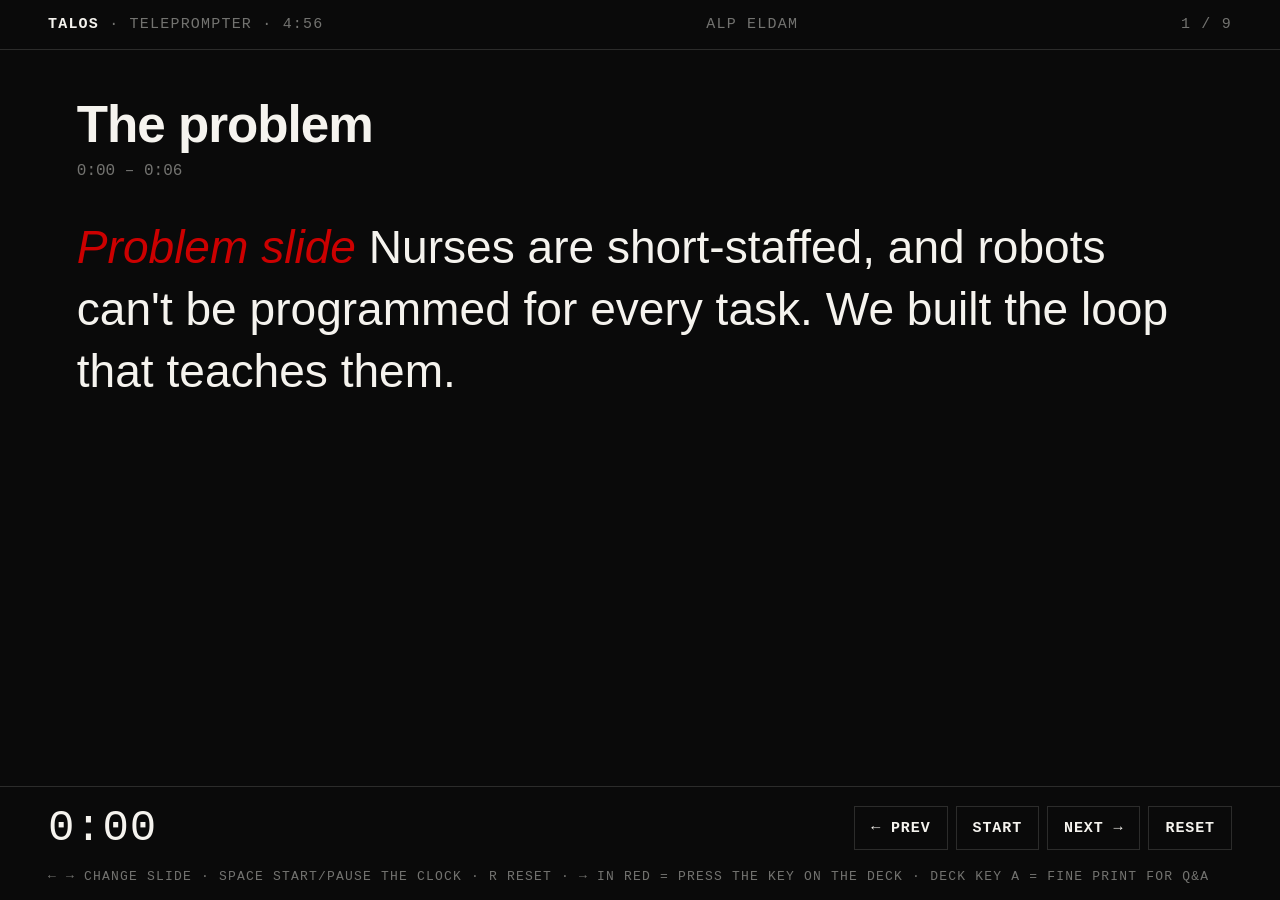
<file: teleprompter/index.html>
<!doctype html>
<html lang="en">
<head>
<meta charset="utf-8">
<meta name="viewport" content="width=device-width, initial-scale=1">
<meta name="color-scheme" content="dark">
<meta name="theme-color" content="#0A0A0A">
<title>TALOS teleprompter</title>
<style>
  :root { --bg: #0A0A0A; --ink: #F5F3EE; --red: #CC0000; --dim: rgba(245,243,238,.45); --line: rgba(245,243,238,.14);
    --mono: Consolas, Menlo, "Courier New", monospace; }
  * { box-sizing: border-box; margin: 0; padding: 0; }
  html, body { height: 100%; background: var(--bg); color: var(--ink); }
  body { font-family: "Segoe UI", "Helvetica Neue", Arial, sans-serif; display: flex; flex-direction: column; }
  header, footer { display: flex; justify-content: space-between; align-items: center; gap: 16px; flex-wrap: wrap; padding: 16px clamp(16px, 4vw, 48px);
    font-family: var(--mono); font-size: 15px; letter-spacing: .08em; color: var(--dim); text-transform: uppercase; }
  header { border-bottom: 1px solid var(--line); }
  footer { border-top: 1px solid var(--line); flex-wrap: wrap; }
  header b { color: var(--ink); }
  main { flex: 1; overflow-y: auto; padding: clamp(20px, 5vh, 56px) clamp(16px, 6vw, 96px); }
  h1 { font-size: clamp(28px, 4vw, 52px); font-weight: 800; letter-spacing: -.02em; margin-bottom: 8px; }
  .window { font-family: var(--mono); color: var(--dim); font-size: 16px; margin-bottom: clamp(20px, 4vh, 40px); }
  .script p { font-size: clamp(26px, 3.6vw, 48px); line-height: 1.35; margin-bottom: .55em; max-width: 34em; }
  .key { font-family: var(--mono); color: var(--red); font-weight: 700; font-size: .85em; margin-right: .4em; white-space: nowrap; }
  .stage { color: var(--red); font-style: italic; }
  .timer { font-size: clamp(28px, 4vw, 44px); color: var(--ink); letter-spacing: .02em; }
  .timer.over { color: var(--red); }
  .btns { display: flex; gap: 8px; }
  button { font: 600 15px var(--mono); letter-spacing: .06em; text-transform: uppercase; color: var(--ink); background: none;
    border: 1px solid var(--line); padding: 12px 16px; min-height: 44px; cursor: pointer; }
  button:hover, button:focus-visible { border-color: var(--ink); outline: none; }
  .hint { width: 100%; font-size: 13px; }
  .btns { flex-wrap: wrap; }
  @media (max-width: 640px) {
    header { font-size: 13px; }
    .btns { width: 100%; }
    button { flex: 1; padding: 10px 6px; }
    .hint { display: none; }
  }
</style>
</head>
<body>
<header><span><b>TALOS</b> · teleprompter · 4:56</span><span id="speaker"></span><span id="pos"></span></header>
<main><h1 id="title"></h1><div class="window" id="window"></div><div class="script" id="script"></div></main>
<footer>
  <span class="timer" id="timer">0:00</span>
  <span class="btns"><button id="prev">← Prev</button><button id="go">Start</button><button id="next">Next →</button><button id="reset">Reset</button></span>
  <span class="hint">← → change slide · Space start/pause the clock · R reset · → in red = press the key on the deck · deck key A = fine print for Q&amp;A</span>
</footer>
<script>
// [title, start s, end s, lines]. "→" starts a line where you press the key on the deck; [..] is a stage direction.
// The numbers, hospital and "It fails" slides play by themselves after one press, so they have no "→".
const SLIDES = [
  [
    "The problem",
    0,
    6,
    [
      "[Problem slide] Nurses are short-staffed, and robots can't be programmed for every task. We built the loop that teaches them."
    ],
    "Alp Eldam"
  ],
  [
    "Our robot in numbers",
    6,
    46,
    [
      "Do you know what these numbers mean?",
      "At least five nurses we called.",
      "Nearly fifteen hundred public FDA reports we scanned.",
      "Eighty-four demonstrations, but the same robot movement.",
      "One hundred seventy-three demonstrations generated in simulation.",
      "Thirteen to fifty percent: boxes placed on the tray, before and after retraining, on the same thirty scenarios.",
      "[Pause] Built on site. Tested in simulation."
    ],
    "Alp Eldam"
  ],
  [
    "The robot comparison",
    46,
    66,
    [
      "[Speak while the clip plays] This is a recorded replay. Same scenario, same start, replayed faster.",
      "Left, our first model misses the grasp. Right, the next model puts the box on the tray. That is the placement result we measure here."
    ],
    "Alp Eldam"
  ],
  [
    "How does it work?",
    66,
    186,
    [
      "So how does it work?",
      "→ Demonstrations come in. We check the data, train ACT, test it in Isaac Sim, and load the model to control the robot. ACT learns movements from camera images and the robot's position.",
      "→ When it fails, our tools suggest what new examples to try. Our scripted expert generates them, and we run training.",
      "→ We compare the results and choose which model to keep.",
      "→ [Video at 1.6×, 50 s: one real cycle, round 1 to round 2. Press → to move on]",
      "→ Here are the thirty scenarios. Round one: four boxes placed.",
      "→ Round two: fifteen. Twelve got better, one got worse. This is what we are proudest of. We changed both the data and training time, and used these scenarios during development.",
      "→ Round three got worse, so we kept round two."
    ],
    "Alp Eldam"
  ],
  [
    "A hospital example",
    186,
    221,
    [
      "We called nurses to understand their work. Alongside robot learning, we built two features for the operating room.",
      "One: counting. The camera counts the instruments in view.",
      "Two: sterility. It warns when a hand may have touched a sterile instrument.",
      "We collected nearly fifteen hundred public FDA reports to understand the problems, and one study found counting problems during roughly one in eight operations."
    ],
    "Alp Eldam"
  ],
  [
    "Instrument demo",
    221,
    241,
    [
      "[Speak while the video plays] The camera counts two pairs of scissors. It flags a possible touch for review.",
      "The red colour is a warning. It cannot tell us whether something is truly sterile."
    ],
    "Alp Eldam"
  ],
  [
    "What comes next",
    241,
    263,
    [
      "Next: in-and-out counting. Count every instrument before and after surgery, so nothing stays inside the patient. Nurses told us this count takes much of their time. And new test scenarios for the full handover."
    ],
    "Alp Eldam"
  ],
  [
    "It fails. It learns. It adapts.",
    263,
    283,
    [
      "It fails. We inspect what went wrong.",
      "It learns. We generate more examples and retrain the model.",
      "It adapts. We compare the versions and choose which to keep. We run this process ourselves."
    ],
    "Alp Eldam"
  ],
  [
    "We are TALOS",
    283,
    296,
    [
      "We built a learning loop that helps us improve a robot, and see when it still struggles. Scan here for our code, documentation and findings. We are TALOS."
    ],
    "Alp Eldam"
  ]
];

const $ = id => document.getElementById(id);
const fmt = s => `${Math.floor(s / 60)}:${String(Math.floor(s % 60)).padStart(2, '0')}`;
const esc = s => s.replace(/[&<>]/g, c => ({ '&': '&amp;', '<': '&lt;', '>': '&gt;' }[c]));
let i = 0, running = false, started = 0, elapsed = 0;

function show() {
  const [title, a, b, lines, speaker] = SLIDES[i];
  $('speaker').textContent = speaker;
  $('pos').textContent = `${i + 1} / ${SLIDES.length}`;
  $('title').textContent = title;
  $('window').textContent = `${fmt(a)} – ${fmt(b)}`;
  $('script').innerHTML = lines.map(l => '<p>' + esc(l)
    .replace(/^→ /, '<span class="key">→</span>')
    .replace(/\[(.+?)\]/g, '<span class="stage">$1</span>') + '</p>').join('');
  $('script').parentElement.scrollTop = 0;
  try { localStorage.setItem('talos-tp-slide', String(i)); } catch (e) {}
}
function clock() {
  const t = running ? elapsed + (performance.now() - started) / 1000 : elapsed;
  $('timer').textContent = fmt(t);
  $('timer').classList.toggle('over', t > SLIDES[i][2]);
  requestAnimationFrame(clock);
}
const move = d => { i = Math.max(0, Math.min(SLIDES.length - 1, i + d)); show(); };
function toggle() {
  if (running) { elapsed += (performance.now() - started) / 1000; running = false; }
  else { started = performance.now(); running = true; }
  $('go').textContent = running ? 'Pause' : 'Start';
}
function reset() { running = false; elapsed = 0; i = 0; $('go').textContent = 'Start'; show(); }

$('prev').onclick = () => move(-1);
$('next').onclick = () => move(1);
$('go').onclick = toggle;
$('reset').onclick = reset;
addEventListener('keydown', e => {
  if (['ArrowRight', 'PageDown'].includes(e.key)) { e.preventDefault(); move(1); }
  else if (['ArrowLeft', 'PageUp'].includes(e.key)) { e.preventDefault(); move(-1); }
  else if (e.key === ' ') { e.preventDefault(); toggle(); }
  else if (e.key === 'r' || e.key === 'R') reset();
});
try { i = Math.min(SLIDES.length - 1, +localStorage.getItem('talos-tp-slide') || 0); } catch (e) {}
show();
clock();
</script>
</body>
</html>
</file>
<file: styles.css>
:root {
  color-scheme: dark;
  --bg: #10130f;
  --surface: #181d16;
  --ink: #edf0e6;
  --muted: #acb5a4;
  --line: #343d2d;
  --accent: #d9ff43;
  --teal: #8ad7b6;
  font-family: Arial, Helvetica, sans-serif;
  color: var(--ink);
  background: var(--bg);
  font-synthesis: none;
  scroll-behavior: smooth;
}
* { box-sizing: border-box; }
body { margin: 0; }
a { color: inherit; text-decoration: none; }
button { font: inherit; cursor: pointer; }
a, button { -webkit-tap-highlight-color: transparent; }
button:focus-visible, a:focus-visible, #prompt-text:focus-visible { outline: 2px solid var(--accent); outline-offset: 6px; }
.shell { width: calc(100% - 112px); max-width: 1480px; margin-inline: auto; }
.mono { font-family: ui-monospace, 'Cascadia Code', Consolas, monospace; font-size: 10px; font-weight: 400; line-height: 1.65; letter-spacing: .08em; }
.masthead { height: 94px; display: flex; justify-content: space-between; align-items: center; position: relative; z-index: 5; border-bottom: 1px solid var(--line); }
.wordmark { display: flex; align-items: center; gap: 10px; font-size: 22px; font-weight: 750; letter-spacing: -.06em; }
.wordmark svg { width: 26px; height: 26px; fill: none; stroke: var(--accent); stroke-width: 1.6; }
.wordmark>span { font: 9px ui-monospace, monospace; letter-spacing: .08em; color: var(--muted); margin-left: 17px; }
nav { display: flex; align-items: center; gap: 36px; font-size: 12px; }
nav a { padding: 14px 0; }
nav a>span { color: var(--muted); font: 9px ui-monospace, monospace; margin-left: 8px; }
nav .nav-brief { border-bottom: 1px solid var(--accent); }
nav .nav-brief>span { color: var(--accent); font-size: 15px; }
.hero { min-height: 740px; height: calc(100svh - 94px); max-height: 1040px; position: relative; isolation: isolate; overflow: hidden; }
.hero-top { position: relative; z-index: 3; display: flex; justify-content: space-between; padding-top: 30px; }
.hero-top p { margin: 0; color: var(--muted); }
.hero-top p:last-child { text-align: right; }
.status-dot { display: inline-block; width: 5px; height: 5px; background: var(--accent); border-radius: 50%; vertical-align: 1px; margin-right: 8px; }
.hero-title { position: absolute; top: 46%; left: 50%; transform: translate(-50%, -50%); margin: 0; font-size: clamp(150px, 25.8vw, 390px); line-height: .78; font-weight: 800; letter-spacing: -.075em; display: flex; padding-right: .075em; z-index: 1; color: #d9ff43; }
.hero-title>span { display: inline-block; }
.hero-art { position: absolute; z-index: 2; width: min(67vw, 1000px); height: 84%; left: 50%; top: 3%; transform: translateX(-50%); pointer-events: none; }
.hero-art canvas, .art-fallback { position: absolute; width: 100%; height: 100%; inset: 0; }
.hero-art canvas { filter: drop-shadow(0 20px 25px #0009); }
.art-fallback { opacity: .8; }
.hero-art.has-canvas .art-fallback { display: none; }
.art-coordinate { position: absolute; top: 67%; color: var(--ink); font: 8px/1.8 ui-monospace, monospace; letter-spacing: .1em; }
.art-coordinate>span { color: var(--accent); }
.coord-left { left: 1%; }
.coord-right { right: 0; text-align: right; }
.hero-bottom { position: absolute; bottom: 76px; left: 0; right: 0; z-index: 3; display: grid; grid-template-columns: 1fr 1fr auto; align-items: end; gap: 30px; }
.hero-bottom>p { font-size: clamp(26px, 3vw, 45px); line-height: 1.05; letter-spacing: -.055em; margin: 0; }
em { font-family: inherit; font-style: italic; font-weight: 600; }
.hero-caption { justify-self: center; }

.text-link { font-size: 12px; display: flex; gap: 35px; align-items: center; }
.text-link>span { color: var(--accent); font-size: 19px; }
.scroll-cue { display: flex; align-items: center; gap: 25px; padding-bottom: 3px; font-size: 9px; }
.scroll-cue>span { font-size: 24px; }
.motion-toggle { position: absolute; z-index: 4; bottom: 20px; right: 56px; border: 0; background: none; color: var(--muted); padding: 12px 0 12px 12px; font-size: 8px; min-height: 44px; }
.motion-toggle>span { color: var(--accent); margin-left: 16px; }
.section { padding-block: 52px 100px; border-top: 1px solid var(--line); scroll-margin-top: 24px; }
.section-meta { display: flex; justify-content: space-between; color: var(--muted); margin-bottom: 66px; }
.section-meta>span:first-child { color: var(--accent); }
h2 { font-size: clamp(48px, 6vw, 88px); font-weight: 450; line-height: .98; letter-spacing: -.065em; margin: 0; }
h2 em { color: var(--accent); letter-spacing: -.06em; }
.body-copy { color: var(--muted); font-size: 14px; line-height: 1.8; margin: 30px 0 0; }
.workflow-layout { display: grid; grid-template-columns: .8fr 1.8fr; gap: 70px; align-items: center; }
.round-control { display: inline-flex; gap: 14px; align-items: center; background: none; color: var(--ink); border: 0; padding: 0; margin-top: 28px; min-height: 44px; font-size: 12px; }
.control-icon { border: 1px solid #626361; border-radius: 50%; display: grid; place-items: center; width: 40px; height: 40px; color: var(--accent); }
.footnote { color: var(--muted); font-size: 10px; margin-top: 18px; }
.loop-system { min-width: 0; }
.loop-top { display: flex; justify-content: space-between; color: var(--muted); font-size: 8px; padding-block: 15px; border-top: 1px solid var(--line); }
#stage-count { color: var(--accent); }
.loop-visual { width: 100%; height: auto; overflow: visible; display: block; }
.diagram-grid { fill: none; stroke: #555; stroke-width: .5; opacity: .2; }

.loop-line { fill: none; stroke: var(--line); stroke-width: 38; }
.loop-segment { fill: none; stroke: var(--accent); stroke-width: 34; stroke-linejoin: round; opacity: .7; transition: opacity .2s; }
.loop-segment:nth-of-type(n+6) { stroke: var(--teal); }
.loop-segment.is-current { opacity: 1; }
.segment-label { fill: #10130f; text-anchor: middle; dominant-baseline: middle; font: 700 19px Arial, sans-serif; letter-spacing: 1px; }
.loop-flow { fill: none; stroke: #fff; stroke-width: 2; stroke-dasharray: 1 75; opacity: .3; }
.diagram-label { fill: #c0bfb8; text-anchor: middle; dominant-baseline: middle; font: 700 40px Arial, sans-serif; letter-spacing: -2px; }
.diagram-small { fill: #939790; text-anchor: middle; font: 8px ui-monospace, monospace; letter-spacing: 1px; }
.stage-nav { display: grid; grid-template-columns: repeat(8, 1fr); border-bottom: 1px solid var(--line); }
.stage-nav button { transition: color .15s, background .15s; border: 0; border-bottom: 1px solid transparent; color: var(--muted); background: none; text-align: left; padding: 14px 0; font-size: 12px; min-height: 60px; }
.stage-nav button>span { display: block; font: 8px ui-monospace, monospace; margin-bottom: 8px; opacity: .7; }
.stage-nav button.active { color: var(--accent); border-color: var(--accent); }
.stage-description { min-height: 48px; color: var(--muted); font-size: 12px; line-height: 1.8; max-width: 570px; margin: 22px 0 0; }
.blueprint-heading, .brief-heading { display: flex; justify-content: space-between; align-items: flex-end; gap: 30px; margin-bottom: 52px; }
.blueprint-heading .body-copy, .brief-heading .body-copy { margin: 0; width: 28%; }
.build-row { display: grid; grid-template-columns: 65px 1.2fr 1fr auto; gap: 24px; align-items: center; padding: 32px 0; border-top: 1px solid var(--line); position: relative; }
.build-number { color: var(--accent); font: 17px ui-monospace, monospace; }
.build-row .mono { color: var(--muted); font-size: 8px; }
h3 { font-size: clamp(22px, 2.5vw, 36px); font-weight: 450; letter-spacing: -.05em; margin: 9px 0 0; }
.build-row>p { color: var(--muted); font-size: 12px; line-height: 1.8; margin: 0; }
.build-row>.artifact { border: 1px solid #414343; padding: 8px 10px; color: var(--teal); font-size: 8px; white-space: nowrap; }
.feedback { display: flex; align-items: center; gap: 24px; padding: 20px 0 28px 89px; border-top: 1px solid var(--line); }
.feedback>span { color: var(--accent); font-size: 35px; }
.feedback p { font-size: 12px; line-height: 1.8; margin: 0; color: var(--muted); }
.feedback strong { font-weight: 400; color: var(--ink); }
.references { display: grid; grid-template-columns: 1fr 1fr 1.2fr 1fr; gap: 25px; border-top: 1px solid var(--line); padding-top: 24px; }
.references>.mono { color: var(--muted); font-size: 8px; }
.references a { font-size: 12px; }
.references a span { display: block; color: var(--muted); font-size: 10px; margin-top: 9px; }
.references a:hover { color: var(--accent); }
.prompt-workbench { border: 1px solid #434342; background: var(--surface); }
.onboarding-heading { display: flex; justify-content: space-between; align-items: center; gap: 20px; padding: 22px 32px; border-bottom: 1px solid var(--line); color: var(--accent); }
.onboarding-heading>span:last-child { color: var(--muted); }
.prompt-content { padding: 32px; }
.prompt-label { display: flex; justify-content: space-between; gap: 12px; color: var(--muted); font-size: 8px; }
#prompt-text { white-space: pre-line; max-height: 360px; overflow-y: auto; padding-right: 20px; scrollbar-color: #626361 var(--surface); font-family: ui-monospace, 'Cascadia Code', Consolas, monospace; font-size: clamp(13px, 1.4vw, 18px); line-height: 1.8; max-width: 1020px; min-height: 100px; margin: 28px 0; overflow-wrap: anywhere; }
.prompt-footer { display: flex; justify-content: space-between; align-items: center; gap: 20px; }
.prompt-footer>.mono { color: var(--muted); font-size: 8px; }
.copy-button { display: flex; align-items: center; justify-content: space-between; gap: 60px; background: var(--accent); color: #17200e; padding: 16px 22px; border: 0; font-size: 12px; min-height: 48px; }
.copy-button>span:last-child { font-size: 19px; }
.copy-button:hover { background: #e7ff8b; }
.branch-links { display: grid; grid-template-columns: 1fr 1fr 1fr; gap: 35px; padding-top: 28px; }
.branch-links>a { display: grid; grid-template-columns: 1fr auto; font-size: 20px; letter-spacing: -.04em; }
.branch-links a .mono { grid-column: 1/-1; font-size: 8px; color: var(--muted); margin-bottom: 10px; letter-spacing: .07em; }
.branch-links a>span:last-child { color: var(--accent); }
.branch-links>p { font-size: 10px; line-height: 1.7; color: var(--muted); margin: 0; justify-self: end; align-self: center; }
.closing { border-top: 1px solid var(--line); padding: 50px 0 80px; display: grid; grid-template-columns: 1fr auto; gap: 35px; }
.closing>.mono { grid-column: 1/-1; color: var(--accent); }
.closing h2 { font-size: clamp(45px, 6.7vw, 96px); }
.closing-link { width: 100px; height: 100px; border: 1px solid var(--line); border-radius: 50%; font-size: 55px; display: grid; place-items: center; align-self: end; color: var(--accent); transition: background .2s, color .2s; }
.closing-link:hover { background: var(--accent); color: var(--bg); }
.closing>p { color: var(--muted); font-size: 12px; line-height: 1.8; margin: 0; }
footer { display: flex; justify-content: space-between; align-items: center; gap: 25px; padding-block: 30px; border-top: 1px solid var(--line); }
.footer-brand { font-size: 50px; letter-spacing: -.08em; font-weight: 700; }
footer p, footer div { font-size: 10px; line-height: 1.8; color: var(--muted); margin: 0; }
footer div { text-align: right; }
footer div a { display: block; color: var(--ink); }
.skip { position: absolute; top: -100px; left: 20px; background: var(--accent); color: var(--bg); padding: 15px; z-index: 10; }
.skip:focus { top: 10px; }
.sr-only { position: absolute; width: 1px; height: 1px; padding: 0; margin: -1px; overflow: hidden; clip: rect(0,0,0,0); white-space: nowrap; border: 0; }
[data-reveal] { transition: opacity .7s ease, transform .8s cubic-bezier(.16,1,.3,1); }
[data-reveal].awaiting { opacity: .15; transform: translateY(28px); }
@media (max-width: 1000px) {
  .shell { width: calc(100% - 64px); }
  .hero { min-height: 680px; }
  .hero-art { width: 86vw; }
  .hero-bottom { grid-template-columns: 1fr 1fr; }
  .scroll-cue { display: none; }
  .hero-caption { justify-self: end; }
  .motion-toggle { right: 32px; }
  .workflow-layout { gap: 30px; grid-template-columns: .8fr 1.5fr; }
  .build-row { grid-template-columns: 40px 1fr 1fr; }
  .build-row>.artifact { grid-column: 2; width: max-content; }
  .references { grid-template-columns: 1fr 1fr 1fr; }
  .references>.mono { grid-column: 1/-1; }
  .feedback { padding-left: 64px; }
}
@media (max-width: 650px) {
  .shell { width: calc(100% - 40px); }
  .masthead { height: 76px; }
  .wordmark { font-size: 20px; }
  .wordmark>span { display: none; }
  nav { gap: 20px; font-size: 10px; }
  nav a:first-child { display: none; }
  nav a>span { display: none; }
  .hero { height: calc(92svh - 76px); min-height: 610px; max-height: 850px; }
  .hero-top { padding-top: 24px; }
  .hero-top p { font-size: 7px; }
  .hero-title { font-size: 27vw; top: 42%; }
  .hero-art { width: 135vw; height: 75%; top: 4%; }
  .art-coordinate { display: none; }
  .hero-bottom { bottom: 70px; gap: 20px; }
  .hero-bottom>p { font-size: 28px; }

  .text-link { font-size: 10px; gap: 12px; }
  .motion-toggle { right: 20px; bottom: 15px; }
  .section { padding-block: 30px 65px; }
  .section-meta { margin-bottom: 40px; gap: 20px; }
  .section-meta .mono { font-size: 7px; }
  .section-meta>span:last-child { text-align: right; }
  .workflow-layout { grid-template-columns: 1fr; gap: 30px; }
  .workflow-copy { display: grid; grid-template-columns: 1fr 1fr; gap: 18px; }
  h2 { font-size: 55px; }
  .workflow-copy h2 { grid-row: 1/3; }
  .body-copy { font-size: 12px; line-height: 1.7; }
  .workflow-copy .body-copy { margin: 0; align-self: end; }
  .round-control { margin-top: 0; font-size: 10px; gap: 8px; }
  .control-icon { width: 32px; height: 32px; }
  .footnote { grid-column: 1/-1; margin: 0; font-size: 9px; }
  .loop-top { font-size: 7px; }
  .stage-nav { grid-template-columns: repeat(4, 1fr); }
  .stage-nav button { font-size: 12px; min-height: 64px; }
  .stage-description { font-size: 11px; }
  .blueprint-heading, .brief-heading { display: block; margin-bottom: 32px; }
  .blueprint-heading .body-copy, .brief-heading .body-copy { width: auto; margin-top: 24px; }
  .build-row { grid-template-columns: 25px 1fr; gap: 16px; padding: 25px 0; }
  .build-number { align-self: start; padding-top: 6px; font-size: 12px; }
  h3 { font-size: 29px; }
  .build-row>p { grid-column: 2; font-size: 11px; }
  .build-row>.artifact { font-size: 7px; }
  .feedback { padding-left: 0; gap: 17px; }
  .feedback p { font-size: 11px; }
  .references { grid-template-columns: 1fr; gap: 20px; }
  .references a { display: flex; justify-content: space-between; align-items: baseline; font-size: 11px; }
  .references a span { margin: 0; font-size: 9px; }
  .onboarding-heading { padding: 18px 20px; flex-wrap: wrap; gap: 6px; }
  .onboarding-heading .mono { font-size: 9px; }
  .prompt-content { padding: 20px; }
  .prompt-label { font-size: 7px; }
  #prompt-size { display: none; }
  #prompt-text { font-size: 12px; margin-block: 24px; }
  .prompt-footer { align-items: start; flex-direction: column; gap: 20px; }
  .copy-button { width: 100%; }
  .branch-links { grid-template-columns: 1fr 1fr; gap: 25px; }
  .branch-links>p { grid-column: 1/-1; justify-self: start; }
  .closing { padding: 30px 0 45px; gap: 26px 10px; }
  .closing h2 { font-size: 10.3vw; }
  .closing-link { width: 52px; height: 52px; font-size: 30px; }
  .closing>p { font-size: 11px; }
  footer { display: grid; grid-template-columns: 1fr auto; gap: 20px; }
  footer p { grid-column: 1/-1; grid-row: 2; font-size: 9px; }
  footer div { font-size: 8px; max-width: 160px; }
  .footer-brand { font-size: 42px; }
}
@media (prefers-reduced-motion: reduce) {
  :root { scroll-behavior: auto; }
  *, *::before, *::after { animation: none !important; transition: none !important; }
  [data-reveal].awaiting { opacity: 1; transform: none; }
}

.hero { border-bottom: 1px solid var(--line); }
.hero-title { font-style: italic; letter-spacing: -.085em; }
.text-link { background: var(--accent); color: #17200e; padding: 16px 22px; clip-path: polygon(0 0,calc(100% - 14px) 0,100% 14px,100% 100%,0 100%); }
.text-link>span { color: inherit; transition: transform .18s; }
.text-link:hover>span { transform: translate(3px,-3px); }
nav a { transition: color .15s; }
nav a:hover { color: var(--accent); }
.stage-nav button:hover { background: #252d20; }
.blueprint { --ink: #182013; --muted: #505b48; --line: #b8c2ac; --accent: #365411; --teal: #365411; color: var(--ink); background: #e9eddf; width: calc(100% - 40px); max-width: 1592px; padding: 52px 56px 64px; border-radius: 40px; margin-bottom: 60px; }
.blueprint .artifact { border-color: #a4b298; }
.build-row { transition: background .2s; }
@media (hover: hover) and (prefers-reduced-motion: no-preference) { .build-row:hover { background: #dfe6d2; } }
.copy-button { transition: background .15s; clip-path: polygon(0 0,calc(100% - 14px) 0,100% 14px,100% 100%,0 100%); }
.copy-button>span:last-child { transition: transform .18s; }
.copy-button:hover>span:last-child { transform: translate(3px,-3px); }
@media (max-width: 1000px) { .stage-nav { grid-template-columns: repeat(4,1fr); } .blueprint { padding: 36px 32px 44px; border-radius: 28px; } }
@media (max-width: 650px) { .blueprint { padding: 30px 20px 40px; border-radius: 22px; margin-bottom: 30px; } .hero-title { font-size: 26vw; } .text-link { padding: 14px 16px; } }

@media (prefers-reduced-motion: reduce) { .text-link:hover>span, .copy-button:hover>span:last-child { transform: none; } }
</file>
<file: pitch/deck.css>
@font-face { font-family: "Inter Tight"; src: url(fonts/InterTight-var-latin.woff2) format("woff2"); font-weight: 100 900; font-display: block; }
@font-face { font-family: "JetBrains Mono"; src: url(fonts/JetBrainsMono-var-latin.woff2) format("woff2"); font-weight: 100 800; font-display: block; }

:root {
  --bg: #0A0A0A;
  --ink: #F5F3EE;
  --red: #CC0000;
  --dim: rgba(245, 243, 238, .38);
  --faint: rgba(245, 243, 238, .14);
  --edge: 64px;                            /* headings sit right at the edge */
  --m: 140px;                              /* one content margin for every slide */
  --sans: "Inter Tight", "Arial Black", Arial, sans-serif;
  --mono: "JetBrains Mono", Consolas, Menlo, monospace;
  --in: cubic-bezier(.83, 0, .17, 1);      /* structural moves */
  --out: cubic-bezier(.16, 1, .3, 1);      /* reveals */
  --snap: cubic-bezier(.7, 0, .25, 1);     /* impact words */
}

* { box-sizing: border-box; margin: 0; padding: 0; }
html, body { height: 100%; background: var(--bg); color: var(--ink); overflow: hidden; }
body { font-family: var(--sans); -webkit-font-smoothing: antialiased; font-synthesis: none; }
body.idle { cursor: none; }

#stage { position: absolute; left: 50%; top: 50%; width: 1920px; height: 1080px; transform-origin: center;
  overflow: hidden; background: var(--bg); }
.slide { position: absolute; inset: 0; opacity: 0; visibility: hidden; transition: opacity .35s ease, visibility 0s linear .35s; }
.slide.active { opacity: 1; visibility: visible; transition: opacity .35s ease; }

/* Generic step reveal */
.fx { opacity: 0; transform: translateY(26px); transition: opacity .4s var(--out), transform .4s var(--out); }
.fx.on { opacity: 1; transform: none; }
.fx.snap { transform: scale(1.08); transition-duration: .13s; transition-timing-function: var(--snap); }
.fx.snap.on { transform: none; }
.instant *, .instant *::before, .instant *::after { transition: none !important; animation: none !important; }

.mega { font-weight: 900; letter-spacing: -.045em; word-spacing: .12em; line-height: .88; font-variant-numeric: tabular-nums; white-space: nowrap; }
.cap { font-family: var(--mono); font-size: 34px; line-height: 1.3; color: var(--dim); letter-spacing: -.01em; white-space: nowrap; }
.red { color: var(--red); }
.type { clip-path: inset(0 100% 0 0); transition: clip-path .45s steps(24, end); }
.type.on { clip-path: inset(0 0 0 0); }
.label { position: absolute; left: var(--edge); top: var(--edge); font-family: var(--mono); font-size: 30px; letter-spacing: .14em; color: var(--dim); }

/* ---------- PROBLEM: one word for two big screens; the red full stop rhymes with the closing "TALOS." ---------- */
.s-problem .word { position: absolute; left: 0; right: 0; top: 50%; transform: translateY(-54%); text-align: center;
  font-size: 400px; font-weight: 900; letter-spacing: -.035em; line-height: .9; white-space: nowrap; }
.s-problem .word .dot { display: inline-block; width: .19em; height: .19em; margin-left: .07em; border-radius: 50%; background: var(--red); }

/* ---------- NUMBERS ---------- */
.s-numbers .cell { position: absolute; }
.s-numbers .cell.l { left: var(--m); } .s-numbers .cell.r { right: var(--m); text-align: right; }
.s-numbers .row1 { top: 120px; } .s-numbers .row2 { top: 400px; }
.s-numbers .cell.wide { left: 0; right: 0; top: 680px; text-align: center; }
.s-numbers .n { font-size: 160px; }
.s-numbers .pair { display: inline-flex; gap: 190px; align-items: baseline; }
.s-numbers .old { color: var(--dim); }
.s-numbers .cell .cap { position: absolute; top: 172px; }
.s-numbers .cell.l .cap { left: 4px; } .s-numbers .cell.r .cap { right: 4px; }
.s-numbers .cell.wide .cap { left: 0; right: 0; }
.s-numbers.focusing .cell { opacity: .2; }
.s-numbers.focusing .cell.focus { opacity: 1; }
.s-numbers .slogan { position: absolute; left: var(--m); right: var(--m); bottom: 90px; display: flex;
  justify-content: space-between; padding-top: 34px; }
.s-numbers .slogan::before { content: ""; position: absolute; left: 0; right: 0; top: 0; height: 2px; background: var(--faint);
  transform: scaleX(0); transform-origin: left; transition: transform .6s var(--in); }
.s-numbers .slogan.on::before { transform: scaleX(1); }
.s-numbers .slogan span { font-weight: 800; font-size: 64px; letter-spacing: -.02em; }

/* ---------- TRIAD: centred, each line bigger than the last ---------- */
.s-triad .w { position: absolute; left: 0; right: 0; text-align: center; }
.s-triad .w .t { display: inline-block; letter-spacing: -.05em; word-spacing: .14em; line-height: 1; white-space: nowrap;
  font-weight: 100; opacity: 0; transform: translateY(30px);
  transition: font-weight .7s var(--in), opacity .4s ease, transform .5s var(--out); }
.s-triad .w.on .t { font-weight: 900; opacity: 1; transform: none; }
.s-triad .w.past .t { opacity: .28; }
.s-triad .w .cap { margin-top: 18px; }
.s-triad .w1 { top: 110px; } .s-triad .w1 .t { font-size: 120px; }
.s-triad .w2 { top: 330px; } .s-triad .w2 .t { font-size: 180px; }
.s-triad .w3 { top: 600px; } .s-triad .w3 .t { font-size: 250px; }

/* ---------- FAIL | PASS: one video, cut into two rounded panels so both halves stay frame-locked ---------- */
.s-proof .vwrap { position: absolute; left: 64px; top: 250px; width: 1792px; height: 504px;
  clip-path: path('M36 0H844A36 36 0 0 1 880 36V468A36 36 0 0 1 844 504H36A36 36 0 0 1 0 468V36A36 36 0 0 1 36 0Z M948 0H1756A36 36 0 0 1 1792 36V468A36 36 0 0 1 1756 504H948A36 36 0 0 1 912 468V36A36 36 0 0 1 948 0Z');
  opacity: 0; transform: scale(.97); transition: opacity .5s var(--out), transform .6s var(--out); }
.s-proof .vwrap.on { opacity: 1; transform: none; }
.s-proof video { width: 100%; height: 100%; object-fit: cover; display: block; }
.s-proof .round { position: absolute; top: 196px; font-family: var(--mono); font-size: 30px; letter-spacing: .12em; color: var(--dim); }
.s-proof .ring { position: absolute; top: 250px; width: 880px; height: 504px; border-radius: 36px; border: 4px solid transparent;
  transition: border-color .4s ease; pointer-events: none; }
.s-proof .ring.fail.on { border-color: var(--red); }
.s-proof .ring.pass.on { border-color: var(--ink); }
.s-proof .verdict { position: absolute; top: 790px; display: inline-flex; align-items: baseline; gap: 22px;
  padding: 18px 34px 20px; border-radius: 999px; font-size: 56px; font-weight: 900; letter-spacing: -.02em; white-space: nowrap;
  opacity: 0; transform: translateY(18px) scale(.9);
  transition: opacity .3s ease, transform .5s cubic-bezier(.34, 1.56, .64, 1); }
.s-proof .verdict.on { opacity: 1; transform: none; }
.s-proof .verdict small { font-family: var(--mono); font-size: 30px; font-weight: 500; letter-spacing: 0; }
.s-proof .verdict.fail { background: var(--red); color: var(--ink); }
.s-proof .verdict.pass { background: var(--ink); color: var(--bg); }
.s-proof .l { left: 64px; } .s-proof .r { left: 976px; }

/* ---------- FINE PRINT (appendix, key A only) ---------- */
.s-appendix .rows { position: absolute; left: var(--m); right: var(--m); top: 190px; }
.s-appendix .row { display: grid; grid-template-columns: 90px 1fr; padding: 20px 0; border-top: 2px solid var(--faint); }
.s-appendix .row b { font-family: var(--mono); font-size: 30px; color: var(--red); font-weight: 500; padding-top: 8px; }
.s-appendix .row span { font-size: 42px; font-weight: 700; letter-spacing: -.02em; line-height: 1.2; }

/* ---------- HOW ---------- */
.s-how .how { position: absolute; left: var(--edge); bottom: 48px; font-size: 220px; font-weight: 900; letter-spacing: -.05em; line-height: 1; }
.s-how .pipe { position: absolute; inset: 0; transition: transform .6s var(--in), opacity .4s ease; transform-origin: 960px 120px; }
.s-how .pipe.up { transform: translateY(-150px) scale(.62); opacity: .5; }
.s-how .stage-w { position: absolute; top: 440px; transform: translateX(-50%); font-weight: 800; font-size: 60px;
  letter-spacing: -.02em; color: var(--dim); transition: color .25s ease; }
.s-how .stage-w.lit { color: var(--ink); }
.s-how svg { position: absolute; inset: 0; width: 1920px; height: 1080px; overflow: visible; }
.s-how .track { stroke: var(--faint); stroke-width: 3; fill: none; }
.s-how .arc { stroke: var(--red); stroke-width: 3; fill: none; stroke-dasharray: 1600; stroke-dashoffset: 1600; transition: stroke-dashoffset .7s var(--in); }
.s-how .arc.on { stroke-dashoffset: 0; }
.s-how .dot { fill: var(--ink); transition: fill .2s ease; }
.s-how .dot.fail { fill: var(--red); }
.s-how .arc-label { position: absolute; left: 960px; top: 760px; transform: translateX(-50%); font-family: var(--mono);
  font-size: 34px; color: var(--red); letter-spacing: .04em; white-space: nowrap; }
.s-how .arc-label.fx { transform: translate(-50%, 26px); }
.s-how .arc-label.fx.on { transform: translate(-50%, 0); }
.s-how .gate { position: absolute; left: 1482px; top: 380px; width: 10px; height: 230px; background: var(--red);
  transform: scaleY(0); transform-origin: top; transition: transform .3s var(--snap); }
.s-how .gate.on { transform: scaleY(1); }
.s-how .gate-label { position: absolute; left: 1487px; top: 330px; transform: translateX(-50%); font-family: var(--mono);
  font-size: 30px; color: var(--red); letter-spacing: .12em; }
.s-how .gate-label.fx { transform: translate(-50%, 26px); }
.s-how .gate-label.fx.on { transform: translate(-50%, 0); }
.s-how .results { position: absolute; inset: 0; }
.s-how .pcap .cap { position: absolute; left: 0; right: 0; top: 880px; text-align: center; }
.s-how .round { position: absolute; left: var(--m); top: 520px; font-family: var(--mono); font-size: 30px; letter-spacing: .1em; }
.s-how .cells { position: absolute; left: var(--m); top: 572px; display: grid; grid-template-columns: repeat(10, 96px);
  gap: 12px; perspective: 900px; }
.s-how .c { width: 96px; height: 96px; border: 2px solid var(--faint);
  transition: background-color .3s ease, border-color .3s ease, transform .45s var(--in); transition-delay: var(--d, 0s); }
.s-how .c.on { background: var(--ink); border-color: var(--ink); }
.s-how .c.red { background: var(--red); border-color: var(--red); }
.s-how .c.flip { transform: rotateX(180deg); }
.s-how .count { position: absolute; left: 1290px; top: 520px; display: flex; align-items: baseline; gap: 14px; }
.s-how .count .big { font-size: 300px; }
.s-how .count .of { font-family: var(--mono); font-size: 44px; color: var(--dim); }
.s-how .gcap .cap { position: absolute; left: var(--m); top: 920px; }
.s-how .notyet { position: absolute; left: 1290px; top: 850px; font-size: 120px; font-weight: 900; letter-spacing: -.04em; color: var(--red); }

/* full-screen loop video inside HOW (step 4) */
.s-how .loopvid { position: absolute; inset: 0; z-index: 5; background: var(--bg); opacity: 0; visibility: hidden;
  transition: opacity .35s ease, visibility 0s linear .35s; }
.s-how .loopvid.on { opacity: 1; visibility: visible; transition: opacity .35s ease; }
.s-how .loopvid video { width: 100%; height: 100%; object-fit: contain; display: block; }

/* ---------- NURSES ---------- */
.s-nurses .photo { position: absolute; left: var(--m); top: 150px; width: 560px; height: 746px; overflow: hidden;
  clip-path: inset(100% 0 0 0); transition: clip-path .6s var(--in); }
.s-nurses .photo.on { clip-path: inset(0 0 0 0); }
.s-nurses .photo img { width: 100%; height: 100%; object-fit: cover; display: block; }
.s-nurses .tag { position: absolute; left: var(--m); top: 920px; font-size: 40px; font-weight: 800; }
.s-nurses .tag b { color: var(--red); font-weight: 900; }
.s-nurses .right { position: absolute; left: 790px; right: var(--m); top: 150px; height: 790px; display: flex;
  flex-direction: column; justify-content: space-between; }
/* the two features are the message: big words, generous air; the numbers sit underneath as support */
.s-nurses .feats { display: flex; flex-direction: column; gap: 64px; }
.s-nurses .feat .no { display: block; font-family: var(--mono); font-size: 30px; letter-spacing: .14em; color: var(--red); margin-bottom: 14px; }
.s-nurses .feat .h { font-weight: 900; font-size: 144px; line-height: .9; letter-spacing: -.04em; white-space: nowrap; }
.s-nurses .feat .cap { margin-top: 20px; }
.s-nurses .stats { display: grid; grid-template-columns: 1fr 1fr; column-gap: 56px; padding-top: 28px; border-top: 2px solid var(--faint); }
.s-nurses .stats b { display: block; font-weight: 900; font-size: 56px; line-height: 1; letter-spacing: -.03em; word-spacing: .12em; white-space: nowrap; font-variant-numeric: tabular-nums; }
.s-nurses .stats span { display: block; margin-top: 12px; font-family: var(--mono); font-size: 24px; line-height: 1.35; color: var(--dim); }
.s-nurses .foot { position: absolute; left: 790px; right: var(--m); bottom: 46px; font-family: var(--mono); font-size: 22px; color: var(--dim); }

/* ---------- DEMO ---------- */
.s-demo .vwrap { position: absolute; left: 288px; top: 104px; width: 1344px; height: 756px; background: #000; overflow: hidden; }
.s-demo video { width: 100%; height: 100%; object-fit: cover; display: block; }
.s-demo .chips { position: absolute; left: 0; right: 0; top: 896px; display: flex; justify-content: center; gap: 100px; }
.s-demo .chip { font-weight: 900; font-size: 62px; letter-spacing: -.02em; color: var(--faint); transition: color .3s ease; white-space: nowrap; }
.s-demo .chip.on { color: var(--ink); }
.s-demo .chip.red.on { color: var(--red); }

/* ---------- CLOSE ---------- */
.s-close .rows { position: absolute; left: var(--m); right: var(--m); top: 360px; transition: opacity .4s ease, transform .5s var(--in); }
.s-close .row { display: grid; grid-template-columns: 1fr auto; align-items: baseline; padding: 34px 0; border-top: 2px solid var(--faint); }
.s-close .row .h { font-weight: 900; font-size: 84px; letter-spacing: -.035em; white-space: nowrap; }
.s-close .final { position: absolute; left: var(--m); top: 300px; }
.s-close .final .t { font-size: 300px; font-weight: 900; letter-spacing: -.055em; line-height: .9; position: relative; display: inline-block; }
.s-close .final .dot { position: absolute; width: 58px; height: 58px; background: var(--red); border-radius: 50%;
  right: -80px; bottom: 24px; transform: translateY(-900px); opacity: 0;
  transition: transform .7s cubic-bezier(.5, 0, .75, 0) .25s, opacity .1s linear .25s; }
.s-close .final.on .dot { transform: none; opacity: 1; }
.s-close .final .sub { font-size: 84px; font-weight: 300; letter-spacing: -.03em; margin-top: 36px; }
.s-close .scan { position: absolute; right: var(--m); top: 250px; width: 470px; text-align: center; }
.s-close .scan.fx { transition-delay: .5s; }
.s-close .qr { width: 470px; height: 470px; display: block; }
.s-close .scan .cap { margin-top: 26px; color: var(--ink); white-space: normal; }
.s-close .scan .url { margin-top: 8px; font-family: var(--mono); font-size: 24px; color: var(--dim); }

#notes { position: fixed; left: 24px; right: 24px; bottom: 24px; max-width: 1200px; margin: auto; background: #151515;
  border-left: 4px solid var(--red); padding: 18px 24px; font: 20px/1.5 var(--sans); color: var(--ink); z-index: 60; display: none; }
#notes.show { display: block; }
#blank { position: fixed; inset: 0; background: var(--bg); z-index: 70; display: none; }
#blank.show { display: block; }

.s-how .stage-w { white-space: nowrap; }
.s-close .row { grid-template-columns: minmax(0, 1fr) minmax(0, .85fr); column-gap: 64px; }
.s-close .row .h { font-size: 78px; letter-spacing: -.02em; word-spacing: .12em; }
.s-close .row .cap { text-align: right; white-space: normal; }
.s-close .final .dot { transform: translateY(-900px); transition: transform .7s cubic-bezier(.5, 0, .75, 0) .5s, opacity .1s linear .5s; }
.s-close .final.on { transition-delay: .4s; }
.s-close .final.on .dot { transform: none; }
.s-demo .scope { position: absolute; left: 0; right: 0; top: 1005px; text-align: center; font: 28px var(--mono); color: var(--dim); }
.s-nurses .foot a { color: inherit; }
@media (prefers-reduced-motion: reduce) {
  #stage *, #stage *::before, #stage *::after { animation: none !important; transition: none !important; }
}
</file>
